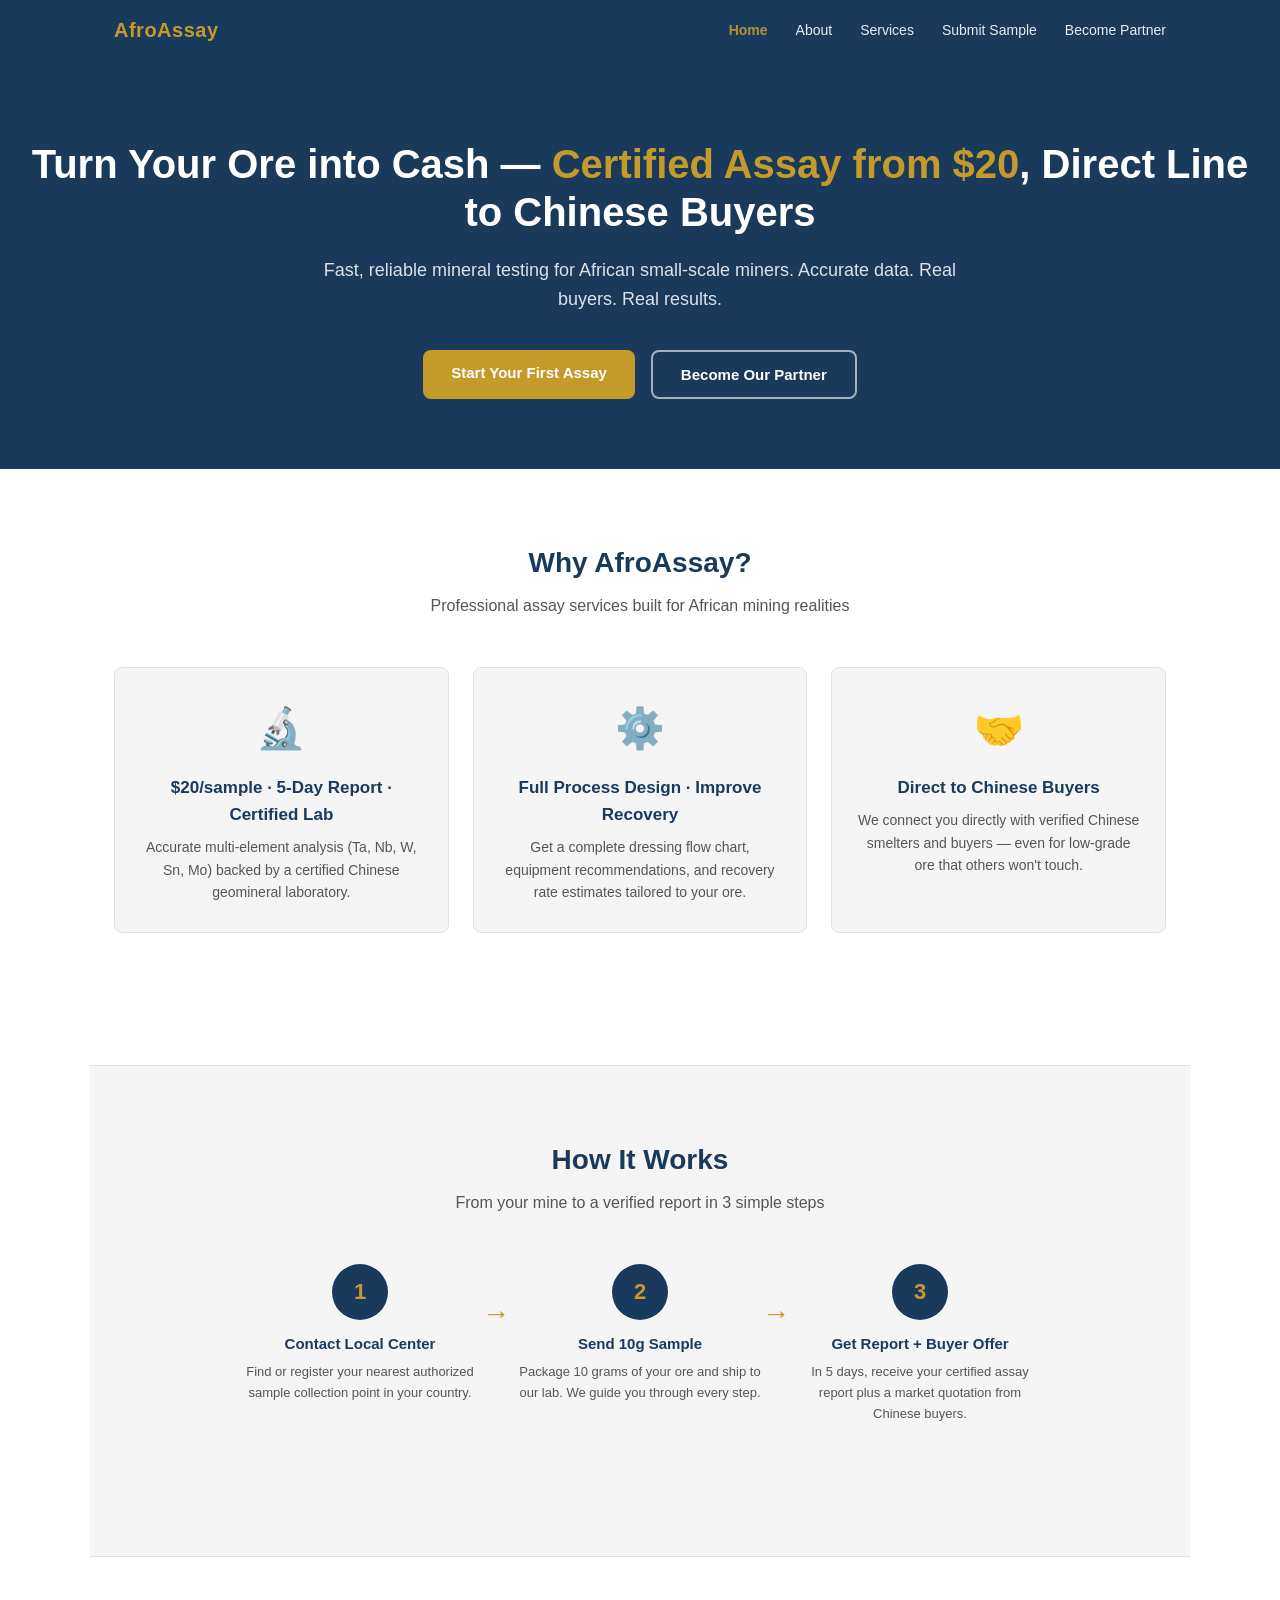
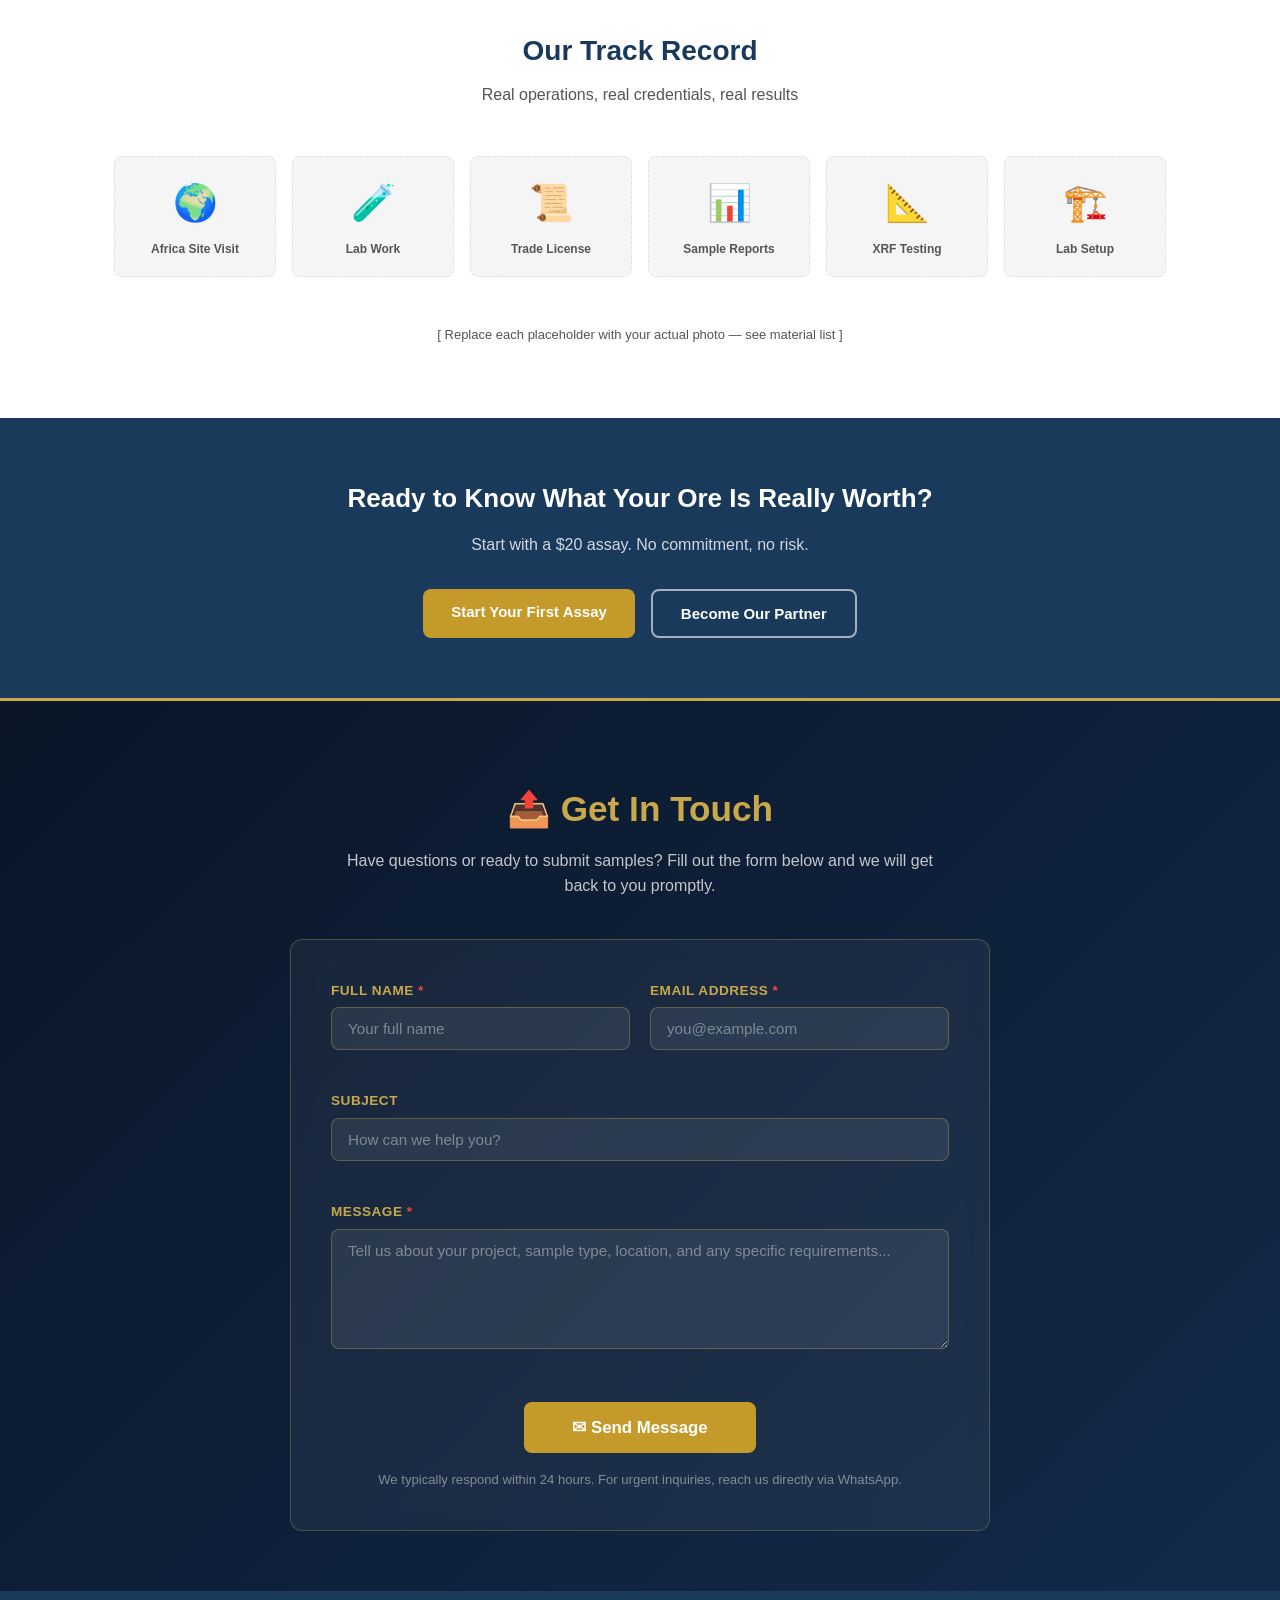
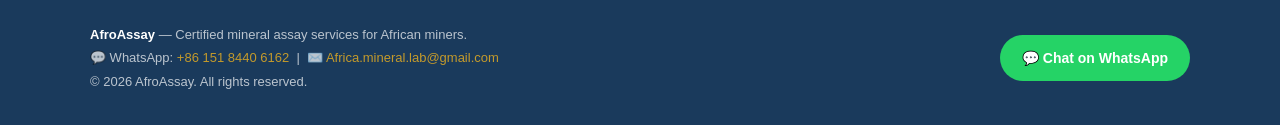
<file: index.html>
<!DOCTYPE html>
<html lang="en">
<head>
  <meta charset="UTF-8">
  <meta name="viewport" content="width=device-width, initial-scale=1.0">
  <title>Home | AfroAssay</title>
  <meta name="description" content="AfroAssay connects African miners to certified assay services from $20 per sample, with direct access to Chinese buyers for tantalum, tin, tungsten, and more.">
  <link rel="stylesheet" href="style.css">
</head>
<body>

<!-- Navigation -->
<nav class="navbar">
  <div class="nav-inner">
    <a href="index.html" class="nav-brand">AfroAssay</a>
    <input type="checkbox" id="menu-toggle" aria-label="Toggle menu">
    <label class="hamburger" for="menu-toggle" aria-label="Menu">
      <span></span><span></span><span></span>
    </label>
    <ul class="nav-links">
      <li><a href="index.html">Home</a></li>
      <li><a href="about.html">About</a></li>
      <li><a href="services.html">Services</a></li>
      <li><a href="submit.html">Submit Sample</a></li>
      <li><a href="partner.html">Become Partner</a></li>
    </ul>
  </div>
</nav>

<!-- Hero -->
<section class="hero">
  <h1>Turn Your Ore into Cash — <em>Certified Assay from $20</em>, Direct Line to Chinese Buyers</h1>
  <p class="sub">Fast, reliable mineral testing for African small-scale miners. Accurate data. Real buyers. Real results.</p>
  <div class="cta-buttons">
    <a href="submit.html" class="btn btn-primary">Start Your First Assay</a>
    <a href="partner.html" class="btn btn-outline">Become Our Partner</a>
  </div>
</section>

<!-- Value Cards -->
<section class="section">
  <h2 class="section-title">Why AfroAssay?</h2>
  <p class="section-sub">Professional assay services built for African mining realities</p>
  <div class="values-grid">
    <div class="value-card">
      <span class="value-icon">🔬</span>
      <h3>$20/sample · 5-Day Report · Certified Lab</h3>
      <p>Accurate multi-element analysis (Ta, Nb, W, Sn, Mo) backed by a certified Chinese geomineral laboratory.</p>
    </div>
    <div class="value-card">
      <span class="value-icon">⚙️</span>
      <h3>Full Process Design · Improve Recovery</h3>
      <p>Get a complete dressing flow chart, equipment recommendations, and recovery rate estimates tailored to your ore.</p>
    </div>
    <div class="value-card">
      <span class="value-icon">🤝</span>
      <h3>Direct to Chinese Buyers</h3>
      <p>We connect you directly with verified Chinese smelters and buyers — even for low-grade ore that others won't touch.</p>
    </div>
  </div>
</section>

<!-- 3-Step Process -->
<section class="section" style="background: var(--gray-bg); border-top: 1px solid var(--gray-mid); border-bottom: 1px solid var(--gray-mid);">
  <h2 class="section-title">How It Works</h2>
  <p class="section-sub">From your mine to a verified report in 3 simple steps</p>
  <div class="steps-row">
    <div class="step">
      <div class="step-num">1</div>
      <h4>Contact Local Center</h4>
      <p>Find or register your nearest authorized sample collection point in your country.</p>
    </div>
    <div class="step">
      <div class="step-num">2</div>
      <h4>Send 10g Sample</h4>
      <p>Package 10 grams of your ore and ship to our lab. We guide you through every step.</p>
    </div>
    <div class="step">
      <div class="step-num">3</div>
      <h4>Get Report + Buyer Offer</h4>
      <p>In 5 days, receive your certified assay report plus a market quotation from Chinese buyers.</p>
    </div>
  </div>
</section>

<!-- Trust Assets -->
<section class="section">
  <h2 class="section-title">Our Track Record</h2>
  <p class="section-sub">Real operations, real credentials, real results</p>
  <div class="trust-grid">
    <div class="trust-box" title="Africa Site Visit">
      <span class="placeholder-icon">🌍</span>
      <span class="placeholder-label">Africa Site Visit</span>
    </div>
    <div class="trust-box" title="Lab Work">
      <span class="placeholder-icon">🧪</span>
      <span class="placeholder-label">Lab Work</span>
    </div>
    <div class="trust-box" title="Trade License">
      <span class="placeholder-icon">📜</span>
      <span class="placeholder-label">Trade License</span>
    </div>
    <div class="trust-box" title="Sample Reports">
      <span class="placeholder-icon">📊</span>
      <span class="placeholder-label">Sample Reports</span>
    </div>
    <div class="trust-box" title="XRF Testing">
      <span class="placeholder-icon">📐</span>
      <span class="placeholder-label">XRF Testing</span>
    </div>
    <div class="trust-box" title="Lab Setup">
      <span class="placeholder-icon">🏗️</span>
      <span class="placeholder-label">Lab Setup</span>
    </div>
  </div>
  <p style="text-align:center; font-size:13px; color: var(--gray-text);">[ Replace each placeholder with your actual photo — see material list ]</p>
</section>

<!-- CTA Band -->
<div class="cta-band">
  <h2>Ready to Know What Your Ore Is Really Worth?</h2>
  <p>Start with a $20 assay. No commitment, no risk.</p>
  <div class="cta-buttons">
    <a href="submit.html" class="btn btn-primary">Start Your First Assay</a>
    <a href="partner.html" class="btn btn-outline">Become Our Partner</a>
  </div>
</div>

<!-- Footer -->
<!-- Contact Section -->
<section class="contact-section" id="contact">
  <div class="container">
    <h2 class="section-title">&#128228; Get In Touch</h2>
    <p class="section-subtitle">Have questions or ready to submit samples? Fill out the form below and we will get back to you promptly.</p>
    <form class="contact-form" action="https://api.web3forms.com/submit" method="POST">
      <input type="hidden" name="access_key" value="1c81a455-1aef-419f-8f8b-8a3730437741">
      <input type="hidden" name="from_name" value="AfroAssay Website">
      <input type="hidden" name="subject" value="New Inquiry from AfroAssay Website">
      <div class="form-grid">
        <div class="form-group">
          <label for="contact-name">Full Name <span class="required">*</span></label>
          <input type="text" id="contact-name" name="name" placeholder="Your full name" required>
        </div>
        <div class="form-group">
          <label for="contact-email">Email Address <span class="required">*</span></label>
          <input type="email" id="contact-email" name="email" placeholder="you@example.com" required>
        </div>
        <div class="form-group form-group-full">
          <label for="contact-subject">Subject</label>
          <input type="text" id="contact-subject" name="subject" placeholder="How can we help you?">
        </div>
        <div class="form-group form-group-full">
          <label for="contact-message">Message <span class="required">*</span></label>
          <textarea id="contact-message" name="message" rows="5" placeholder="Tell us about your project, sample type, location, and any specific requirements..." required></textarea>
        </div>
      </div>
      <div class="form-actions">
        <button type="submit" class="btn btn-primary btn-large">
          <span>&#9993;</span> Send Message
        </button>
        <p class="form-note">We typically respond within 24 hours. For urgent inquiries, reach us directly via WhatsApp.</p>
      </div>
    </form>
  </div>
</section>

  <footer>
  <div class="footer-inner">
    <div class="footer-info">
      <p><strong style="color:#fff;">AfroAssay</strong> — Certified mineral assay services for African miners.</p>
      <p>💬 WhatsApp: <a href="https://wa.me/8615184406162" target="_blank" rel="noopener">+86 151 8440 6162</a> &nbsp;|&nbsp; ✉️ <a href="mailto:Africa.mineral.lab@gmail.com">Africa.mineral.lab@gmail.com</a></p>
      <p>© 2026 AfroAssay. All rights reserved.</p>
    </div>
    <div class="footer-cta">
      <a href="https://wa.me/8615184406162" target="_blank" rel="noopener" class="wa-btn">💬 Chat on WhatsApp</a>
    </div>
  </div>
</footer>

<script src="main.js"></script>
</body>
</html>
</file>
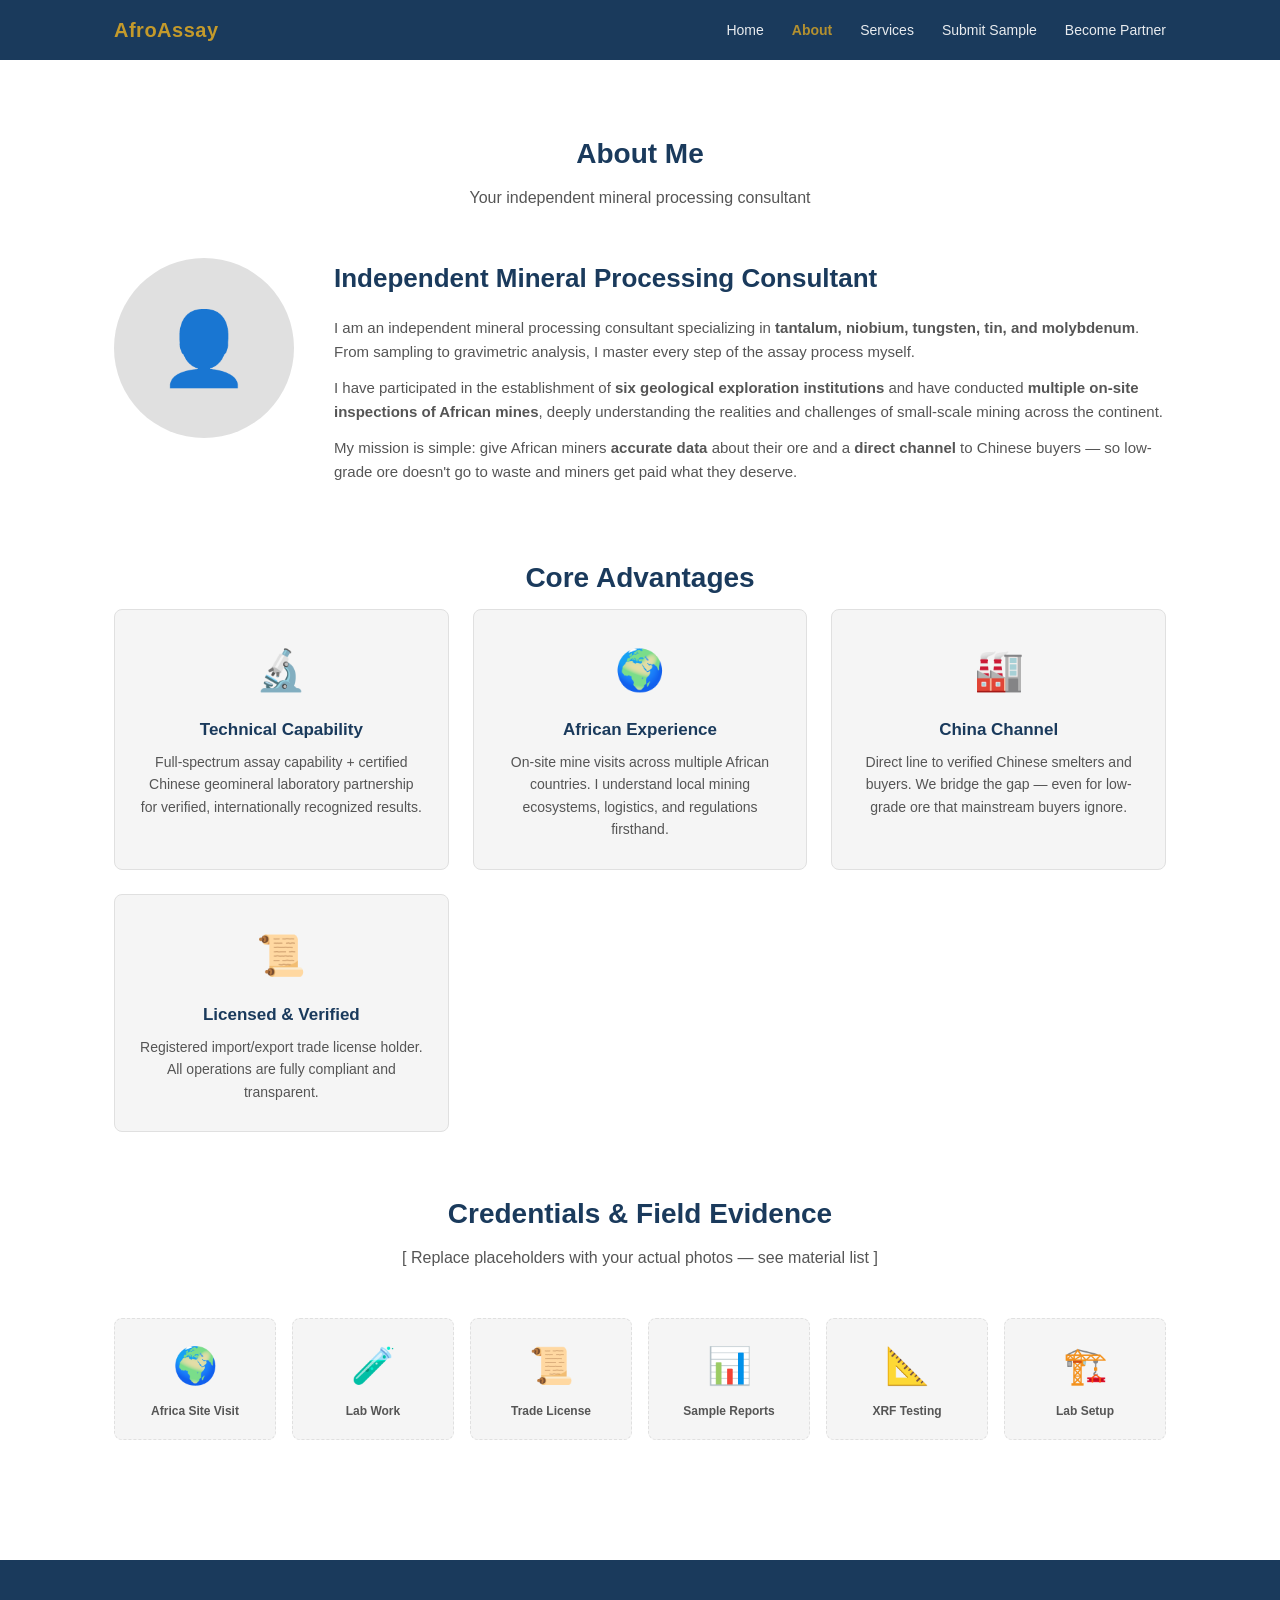
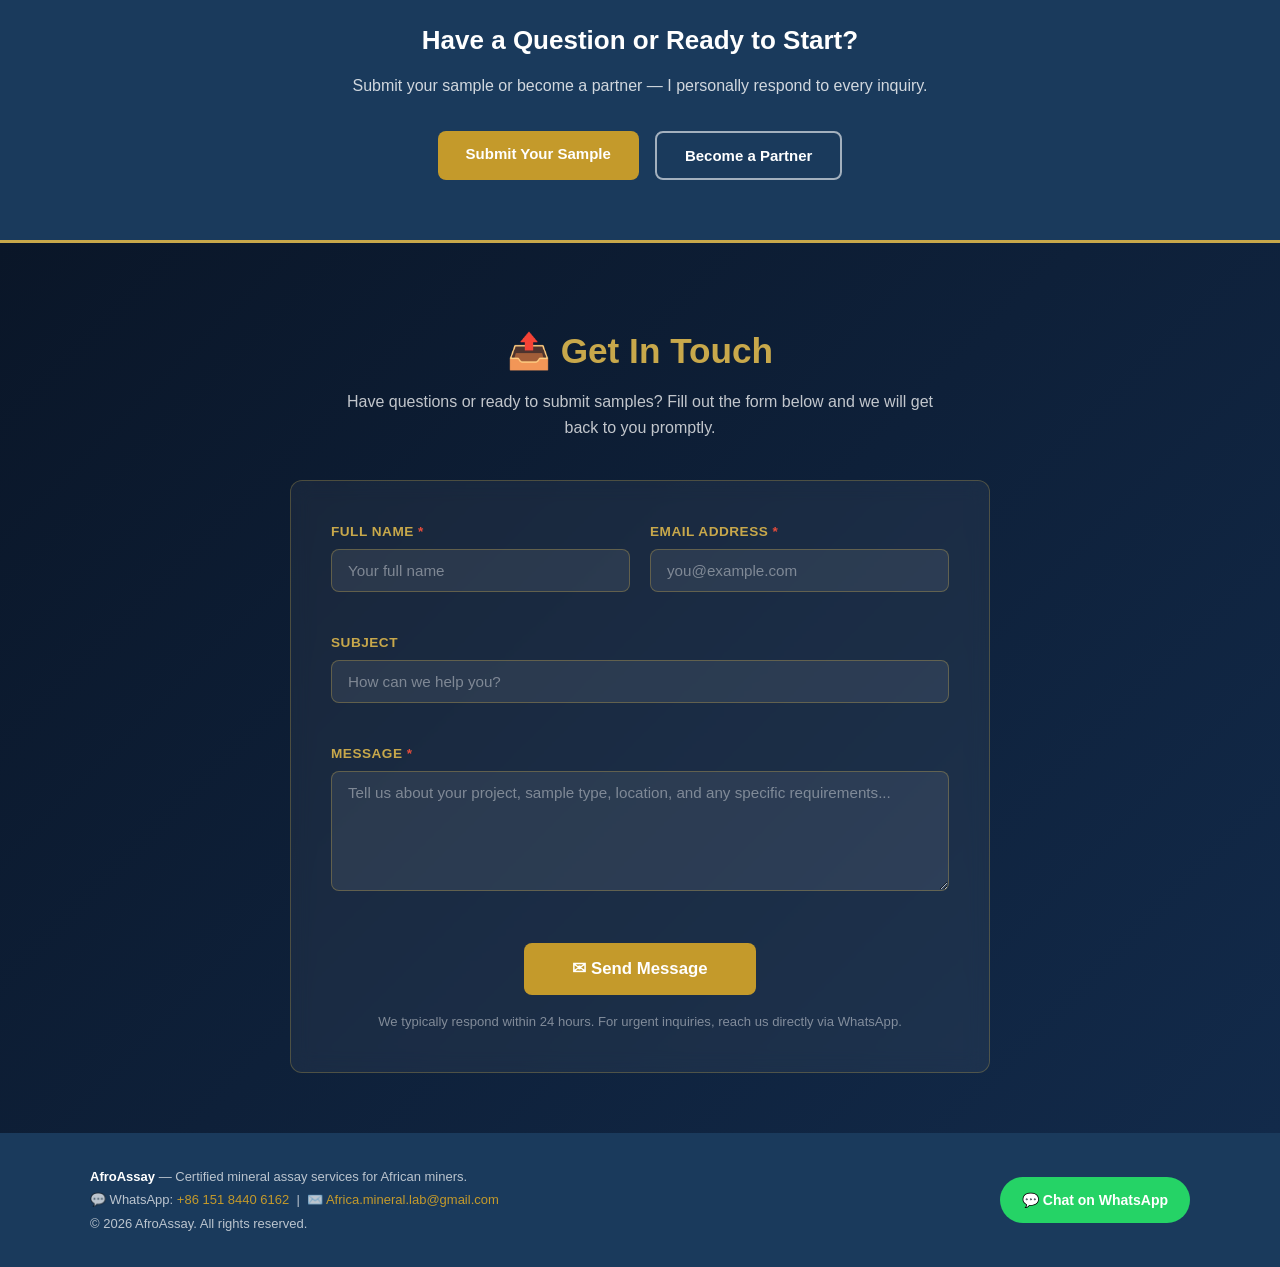
<file: about.html>
<!DOCTYPE html>
<html lang="en">
<head>
  <meta charset="UTF-8">
  <meta name="viewport" content="width=device-width, initial-scale=1.0">
  <title>About Me | AfroAssay</title>
  <meta name="description" content="Meet the independent mineral processing consultant behind AfroAssay — expert in tungsten, tin, tantalum, niobium and molybdenum, with on-the-ground experience across Africa.">
  <link rel="stylesheet" href="style.css">
</head>
<body>

<!-- Navigation -->
<nav class="navbar">
  <div class="nav-inner">
    <a href="index.html" class="nav-brand">AfroAssay</a>
    <input type="checkbox" id="menu-toggle">
    <label class="hamburger" for="menu-toggle" aria-label="Menu">
      <span></span><span></span><span></span>
    </label>
    <ul class="nav-links">
      <li><a href="index.html">Home</a></li>
      <li><a href="about.html">About</a></li>
      <li><a href="services.html">Services</a></li>
      <li><a href="submit.html">Submit Sample</a></li>
      <li><a href="partner.html">Become Partner</a></li>
    </ul>
  </div>
</nav>

<section class="section">
  <h2 class="section-title">About Me</h2>
  <p class="section-sub">Your independent mineral processing consultant</p>

  <div class="about-profile">
    <!-- Replace src with your actual photo -->
    <div class="avatar-placeholder" title="Profile Photo Placeholder">👤</div>
    <div class="about-text">
      <h2>Independent Mineral Processing Consultant</h2>
      <p>
        I am an independent mineral processing consultant specializing in <strong>tantalum, niobium, tungsten, tin, and molybdenum</strong>.
        From sampling to gravimetric analysis, I master every step of the assay process myself.
      </p>
      <p>
        I have participated in the establishment of <strong>six geological exploration institutions</strong> and have conducted
        <strong>multiple on-site inspections of African mines</strong>, deeply understanding the realities and challenges
        of small-scale mining across the continent.
      </p>
      <p>
        My mission is simple: give African miners <strong>accurate data</strong> about their ore and a <strong>direct channel</strong>
        to Chinese buyers — so low-grade ore doesn't go to waste and miners get paid what they deserve.
      </p>
    </div>
  </div>

  <!-- Core Advantages -->
  <h2 class="section-title" style="margin-top: 20px;">Core Advantages</h2>
  <div class="values-grid">
    <div class="value-card">
      <span class="value-icon">🔬</span>
      <h3>Technical Capability</h3>
      <p>Full-spectrum assay capability + certified Chinese geomineral laboratory partnership for verified, internationally recognized results.</p>
    </div>
    <div class="value-card">
      <span class="value-icon">🌍</span>
      <h3>African Experience</h3>
      <p>On-site mine visits across multiple African countries. I understand local mining ecosystems, logistics, and regulations firsthand.</p>
    </div>
    <div class="value-card">
      <span class="value-icon">🏭</span>
      <h3>China Channel</h3>
      <p>Direct line to verified Chinese smelters and buyers. We bridge the gap — even for low-grade ore that mainstream buyers ignore.</p>
    </div>
    <div class="value-card">
      <span class="value-icon">📜</span>
      <h3>Licensed & Verified</h3>
      <p>Registered import/export trade license holder. All operations are fully compliant and transparent.</p>
    </div>
  </div>

  <!-- Trust Assets -->
  <h2 class="section-title" style="margin-top: 20px;">Credentials & Field Evidence</h2>
  <p class="section-sub">[ Replace placeholders with your actual photos — see material list ]</p>
  <div class="trust-grid">
    <div class="trust-box"><span class="placeholder-icon">🌍</span><span class="placeholder-label">Africa Site Visit</span></div>
    <div class="trust-box"><span class="placeholder-icon">🧪</span><span class="placeholder-label">Lab Work</span></div>
    <div class="trust-box"><span class="placeholder-icon">📜</span><span class="placeholder-label">Trade License</span></div>
    <div class="trust-box"><span class="placeholder-icon">📊</span><span class="placeholder-label">Sample Reports</span></div>
    <div class="trust-box"><span class="placeholder-icon">📐</span><span class="placeholder-label">XRF Testing</span></div>
    <div class="trust-box"><span class="placeholder-icon">🏗️</span><span class="placeholder-label">Lab Setup</span></div>
  </div>
</section>

<div class="cta-band">
  <h2>Have a Question or Ready to Start?</h2>
  <p>Submit your sample or become a partner — I personally respond to every inquiry.</p>
  <div class="cta-buttons">
    <a href="submit.html" class="btn btn-primary">Submit Your Sample</a>
    <a href="partner.html" class="btn btn-outline">Become a Partner</a>
  </div>
</div>

<!-- Contact Section -->
<section class="contact-section" id="contact">
  <div class="container">
    <h2 class="section-title">&#128228; Get In Touch</h2>
    <p class="section-subtitle">Have questions or ready to submit samples? Fill out the form below and we will get back to you promptly.</p>
    <form class="contact-form" action="https://api.web3forms.com/submit" method="POST">
      <input type="hidden" name="access_key" value="1c81a455-1aef-419f-8f8b-8a3730437741">
      <input type="hidden" name="from_name" value="AfroAssay Website">
      <input type="hidden" name="subject" value="New Inquiry from AfroAssay Website">
      <div class="form-grid">
        <div class="form-group">
          <label for="contact-name">Full Name <span class="required">*</span></label>
          <input type="text" id="contact-name" name="name" placeholder="Your full name" required>
        </div>
        <div class="form-group">
          <label for="contact-email">Email Address <span class="required">*</span></label>
          <input type="email" id="contact-email" name="email" placeholder="you@example.com" required>
        </div>
        <div class="form-group form-group-full">
          <label for="contact-subject">Subject</label>
          <input type="text" id="contact-subject" name="subject" placeholder="How can we help you?">
        </div>
        <div class="form-group form-group-full">
          <label for="contact-message">Message <span class="required">*</span></label>
          <textarea id="contact-message" name="message" rows="5" placeholder="Tell us about your project, sample type, location, and any specific requirements..." required></textarea>
        </div>
      </div>
      <div class="form-actions">
        <button type="submit" class="btn btn-primary btn-large">
          <span>&#9993;</span> Send Message
        </button>
        <p class="form-note">We typically respond within 24 hours. For urgent inquiries, reach us directly via WhatsApp.</p>
      </div>
    </form>
  </div>
</section>

  <footer>
  <div class="footer-inner">
    <div class="footer-info">
      <p><strong style="color:#fff;">AfroAssay</strong> — Certified mineral assay services for African miners.</p>
      <p>💬 WhatsApp: <a href="https://wa.me/8615184406162" target="_blank" rel="noopener">+86 151 8440 6162</a> &nbsp;|&nbsp; ✉️ <a href="mailto:Africa.mineral.lab@gmail.com">Africa.mineral.lab@gmail.com</a></p>
      <p>© 2026 AfroAssay. All rights reserved.</p>
    </div>
    <div class="footer-cta">
      <a href="https://wa.me/8615184406162" target="_blank" rel="noopener" class="wa-btn">💬 Chat on WhatsApp</a>
    </div>
  </div>
</footer>

<script src="main.js"></script>
</body>
</html>
</file>
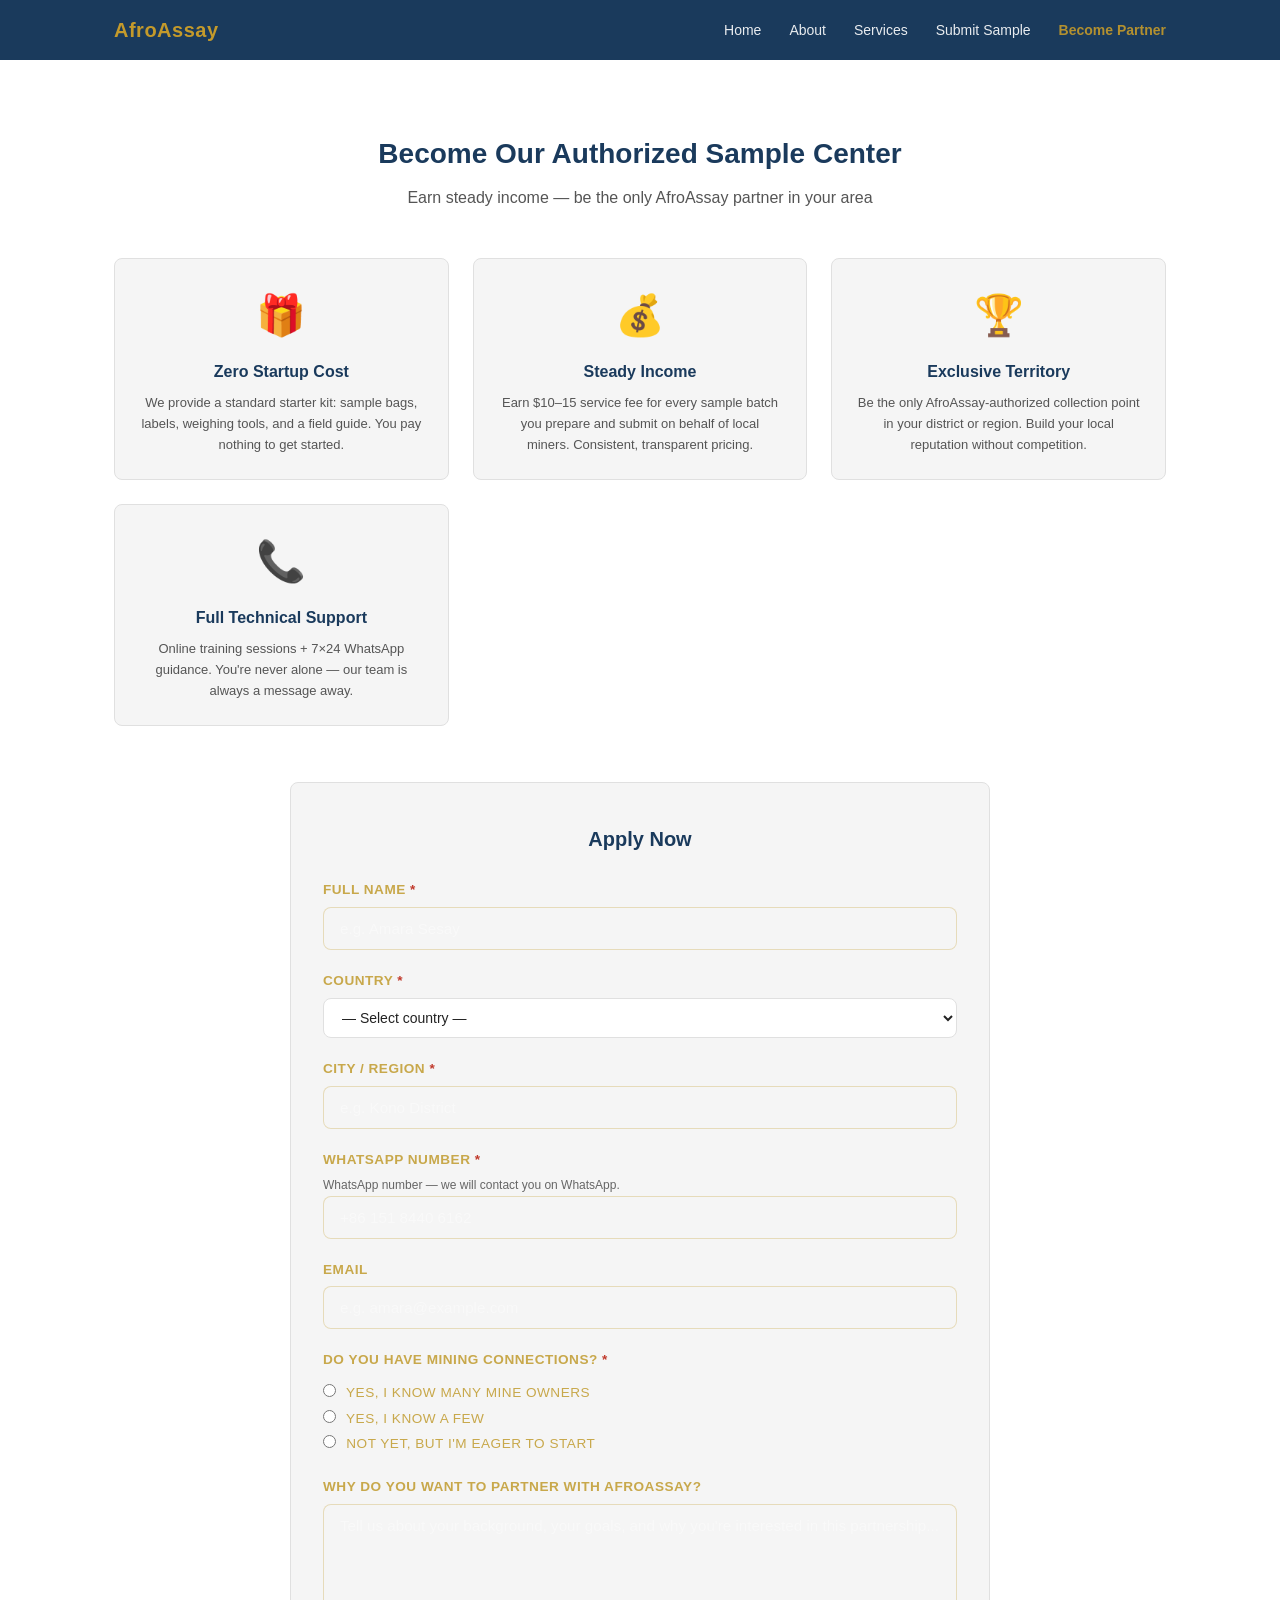
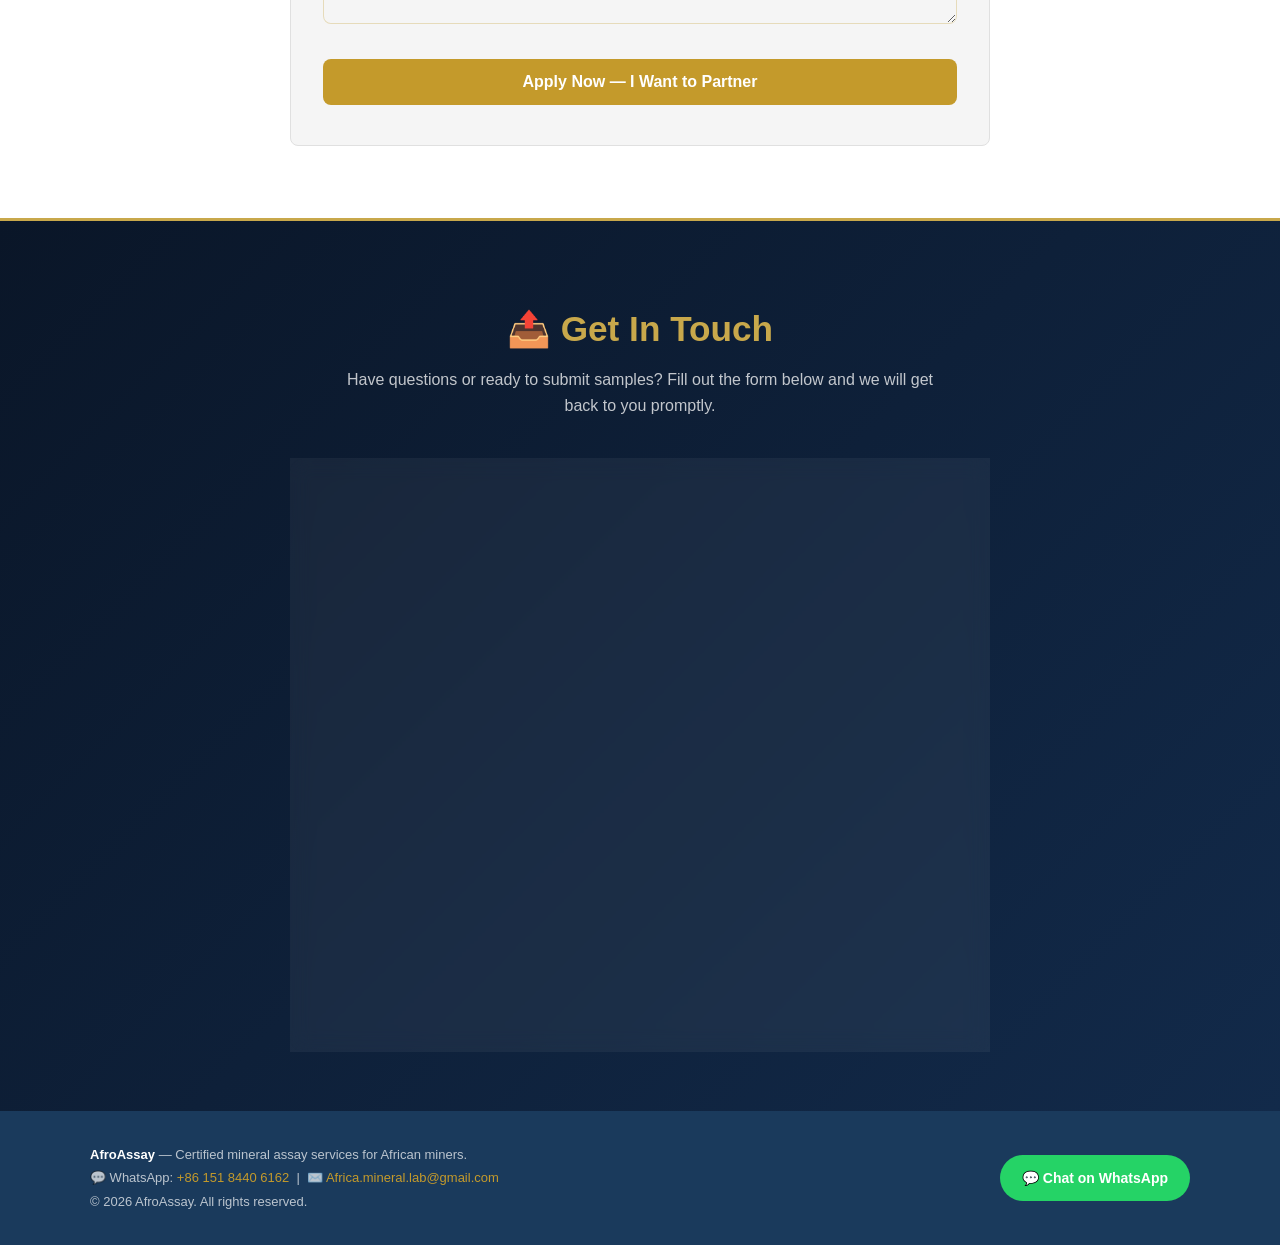
<file: partner.html>
<!DOCTYPE html>
<html lang="en">
<head>
  <meta charset="UTF-8">
  <meta name="viewport" content="width=device-width, initial-scale=1.0">
  <title>Become a Partner | AfroAssay</title>
  <meta name="description" content="Become AfroAssay's authorized sample collection partner in your region. Zero startup cost, steady income, exclusive territory, and full technical support.">
  <link rel="stylesheet" href="style.css">
</head>
<body>

<nav class="navbar">
  <div class="nav-inner">
    <a href="index.html" class="nav-brand">AfroAssay</a>
    <input type="checkbox" id="menu-toggle">
    <label class="hamburger" for="menu-toggle" aria-label="Menu">
      <span></span><span></span><span></span>
    </label>
    <ul class="nav-links">
      <li><a href="index.html">Home</a></li>
      <li><a href="about.html">About</a></li>
      <li><a href="services.html">Services</a></li>
      <li><a href="submit.html">Submit Sample</a></li>
      <li><a href="partner.html">Become Partner</a></li>
    </ul>
  </div>
</nav>

<section class="section">
  <h2 class="section-title">Become Our Authorized Sample Center</h2>
  <p class="section-sub">Earn steady income — be the only AfroAssay partner in your area</p>

  <!-- Benefits Grid -->
  <div class="values-grid" style="margin-bottom: 56px;">
    <div class="benefit-card">
      <span class="b-icon">🎁</span>
      <h3>Zero Startup Cost</h3>
      <p>We provide a standard starter kit: sample bags, labels, weighing tools, and a field guide. You pay nothing to get started.</p>
    </div>
    <div class="benefit-card">
      <span class="b-icon">💰</span>
      <h3>Steady Income</h3>
      <p>Earn $10–15 service fee for every sample batch you prepare and submit on behalf of local miners. Consistent, transparent pricing.</p>
    </div>
    <div class="benefit-card">
      <span class="b-icon">🏆</span>
      <h3>Exclusive Territory</h3>
      <p>Be the only AfroAssay-authorized collection point in your district or region. Build your local reputation without competition.</p>
    </div>
    <div class="benefit-card">
      <span class="b-icon">📞</span>
      <h3>Full Technical Support</h3>
      <p>Online training sessions + 7×24 WhatsApp guidance. You're never alone — our team is always a message away.</p>
    </div>
  </div>

  <!-- Partner Form -->
  <div class="form-wrap">
    <h3 style="font-size:20px; font-weight:700; color:var(--blue); margin-bottom:24px; text-align:center;">Apply Now</h3>
    <form
      name="partner-application"
      method="POST"
      action="/thank-you.html"
      data-netlify="true"
      netlify-honeypot="bot-field2"
    >
      <input type="hidden" name="form-name" value="partner-application">

      <!-- Honeypot -->
      <p style="display:none;">
        <label>Don't fill this out: <input name="bot-field2"></label>
      </p>

      <div class="form-group">
        <label for="p-name">Full Name <span class="req">*</span></label>
        <input type="text" id="p-name" name="full-name" required placeholder="e.g. Amara Sesay">
      </div>

      <div class="form-group">
        <label for="p-country">Country <span class="req">*</span></label>
        <select id="p-country" name="country" required>
          <option value="">— Select country —</option>
          <option>Sierra Leone</option>
          <option>Uganda</option>
          <option>Nigeria</option>
          <option>DRC</option>
          <option>Rwanda</option>
          <option>Namibia</option>
          <option>Tanzania</option>
          <option>Mozambique</option>
          <option>Burundi</option>
          <option>Ethiopia</option>
          <option>Other</option>
        </select>
      </div>

      <div class="form-group">
        <label for="p-city">City / Region <span class="req">*</span></label>
        <input type="text" id="p-city" name="city-region" required placeholder="e.g. Kono District">
      </div>

      <div class="form-group">
        <label for="p-whatsapp">WhatsApp Number <span class="req">*</span></label>
        <small style="display:block;color:#666;font-size:12px;margin-top:4px;">WhatsApp number — we will contact you on WhatsApp.</small>
        <input type="tel" id="p-whatsapp" name="whatsapp" required placeholder="+86 151 8440 6162" pattern="[+0-9 ]{8,20}">
      </div>

      <div class="form-group">
        <label for="p-email">Email</label>
        <input type="email" id="p-email" name="email" placeholder="e.g. amara@example.com">
      </div>

      <div class="form-group radio-group">
        <label>Do you have mining connections? <span class="req">*</span></label>
        <div style="margin-top:8px;">
          <label class="radio-label"><input type="radio" name="mining-connections" value="Yes, I know many mine owners" required> Yes, I know many mine owners</label><br>
          <label class="radio-label"><input type="radio" name="mining-connections" value="Yes, I know a few"> Yes, I know a few</label><br>
          <label class="radio-label"><input type="radio" name="mining-connections" value="Not yet, but I'm eager to start"> Not yet, but I'm eager to start</label>
        </div>
      </div>

      <div class="form-group">
        <label for="p-why">Why do you want to partner with AfroAssay?</label>
        <textarea id="p-why" name="motivation" placeholder="Tell us about your background, your goals, and why you're interested in this partnership..."></textarea>
      </div>

      <button type="submit" class="btn-submit">Apply Now — I Want to Partner</button>
    </form>
  </div>
</section>

<!-- Contact Section -->
<section class="contact-section" id="contact">
  <div class="container">
    <h2 class="section-title">&#128228; Get In Touch</h2>
    <p class="section-subtitle">Have questions or ready to submit samples? Fill out the form below and we will get back to you promptly.</p>
    <form class="contact-form" action="https://api.web3forms.com/submit" method="POST">
      <input type="hidden" name="access_key" value="1c81a455-1aef-419f-8f8b-8a3730437741">
      <input type="hidden" name="from_name" value="AfroAssay Website">
      <input type="hidden" name="subject" value="New Inquiry from AfroAssay Website">
      <div class="form-grid">
        <div class="form-group">
          <label for="contact-name">Full Name <span class="required">*</span></label>
          <input type="text" id="contact-name" name="name" placeholder="Your full name" required>
        </div>
        <div class="form-group">
          <label for="contact-email">Email Address <span class="required">*</span></label>
          <input type="email" id="contact-email" name="email" placeholder="you@example.com" required>
        </div>
        <div class="form-group form-group-full">
          <label for="contact-subject">Subject</label>
          <input type="text" id="contact-subject" name="subject" placeholder="How can we help you?">
        </div>
        <div class="form-group form-group-full">
          <label for="contact-message">Message <span class="required">*</span></label>
          <textarea id="contact-message" name="message" rows="5" placeholder="Tell us about your project, sample type, location, and any specific requirements..." required></textarea>
        </div>
      </div>
      <div class="form-actions">
        <button type="submit" class="btn btn-primary btn-large">
          <span>&#9993;</span> Send Message
        </button>
        <p class="form-note">We typically respond within 24 hours. For urgent inquiries, reach us directly via WhatsApp.</p>
      </div>
    </form>
  </div>
</section>

  <footer>
  <div class="footer-inner">
    <div class="footer-info">
      <p><strong style="color:#fff;">AfroAssay</strong> — Certified mineral assay services for African miners.</p>
      <p>💬 WhatsApp: <a href="https://wa.me/8615184406162" target="_blank" rel="noopener">+86 151 8440 6162</a> &nbsp;|&nbsp; ✉️ <a href="mailto:Africa.mineral.lab@gmail.com">Africa.mineral.lab@gmail.com</a></p>
      <p>© 2026 AfroAssay. All rights reserved.</p>
    </div>
    <div class="footer-cta">
      <a href="https://wa.me/8615184406162" target="_blank" rel="noopener" class="wa-btn">💬 Chat on WhatsApp</a>
    </div>
  </div>
</footer>

<script src="main.js"></script>
</body>
</html>
</file>
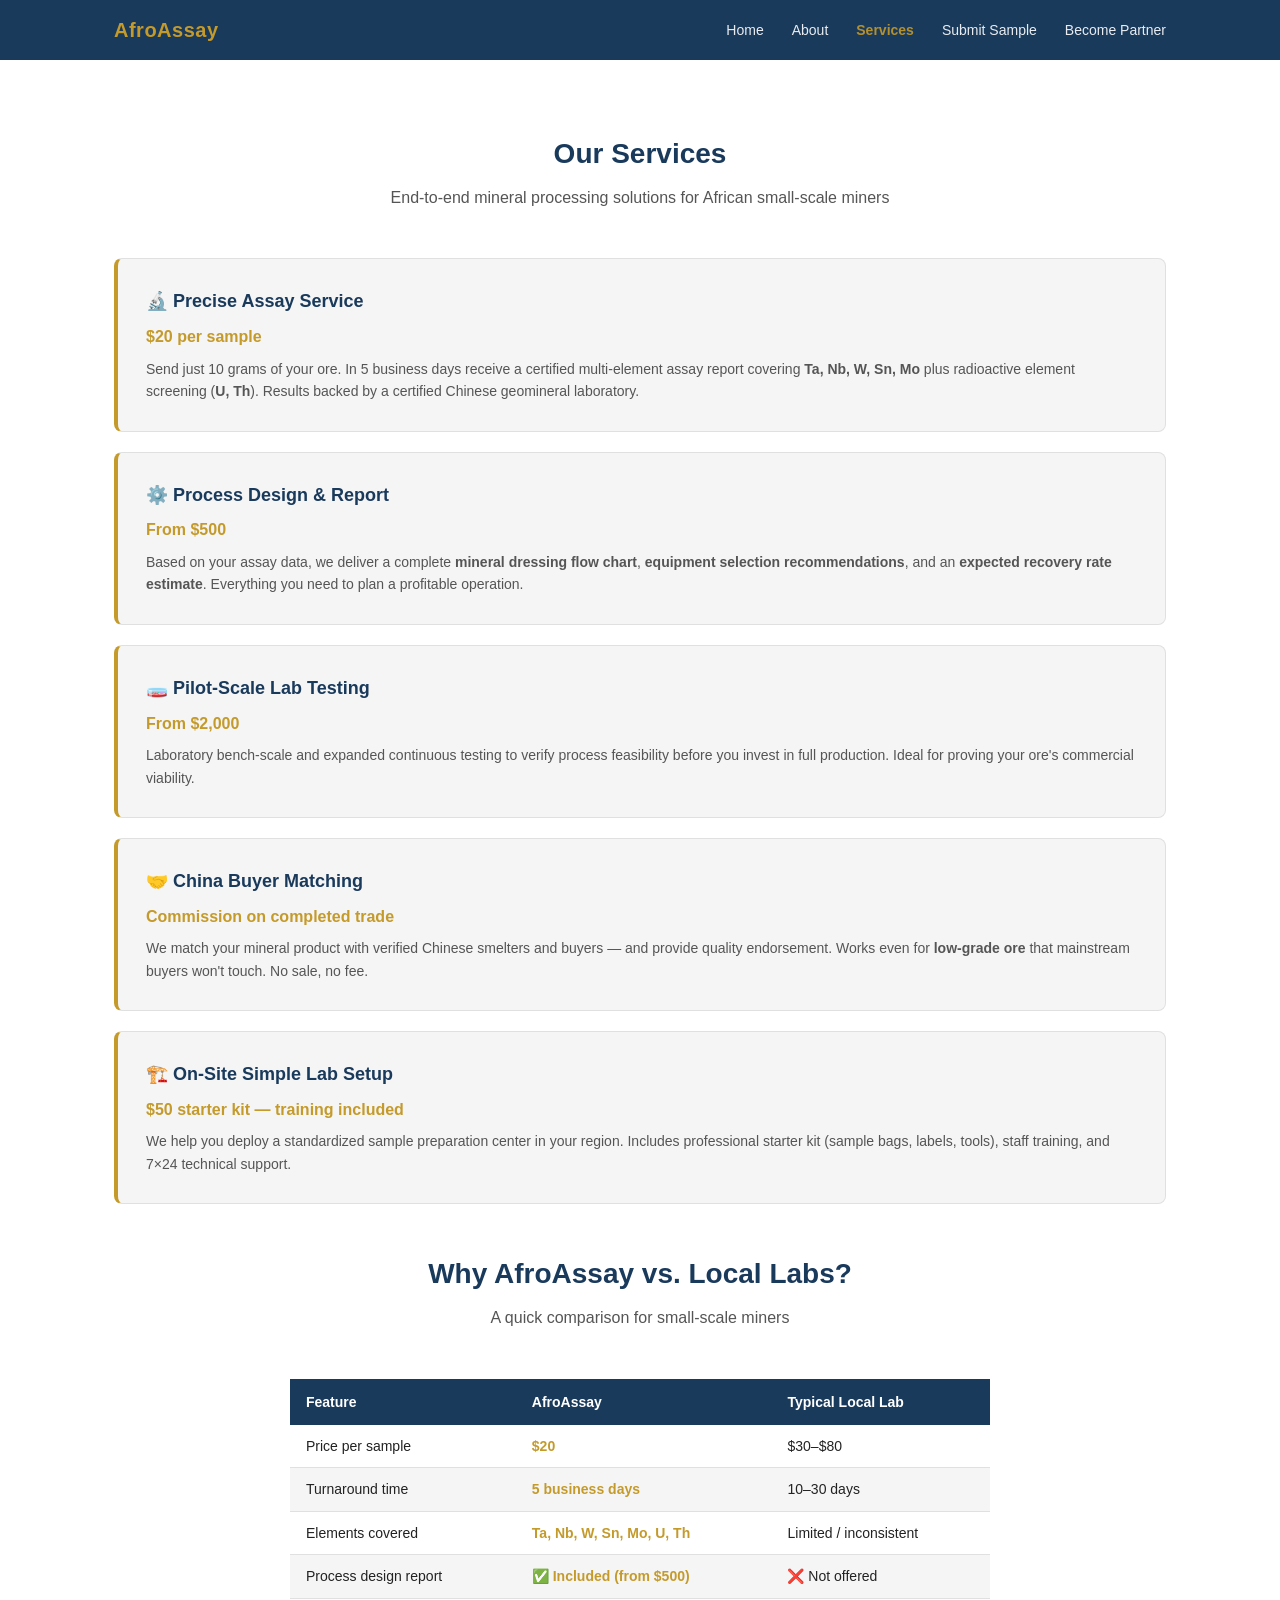
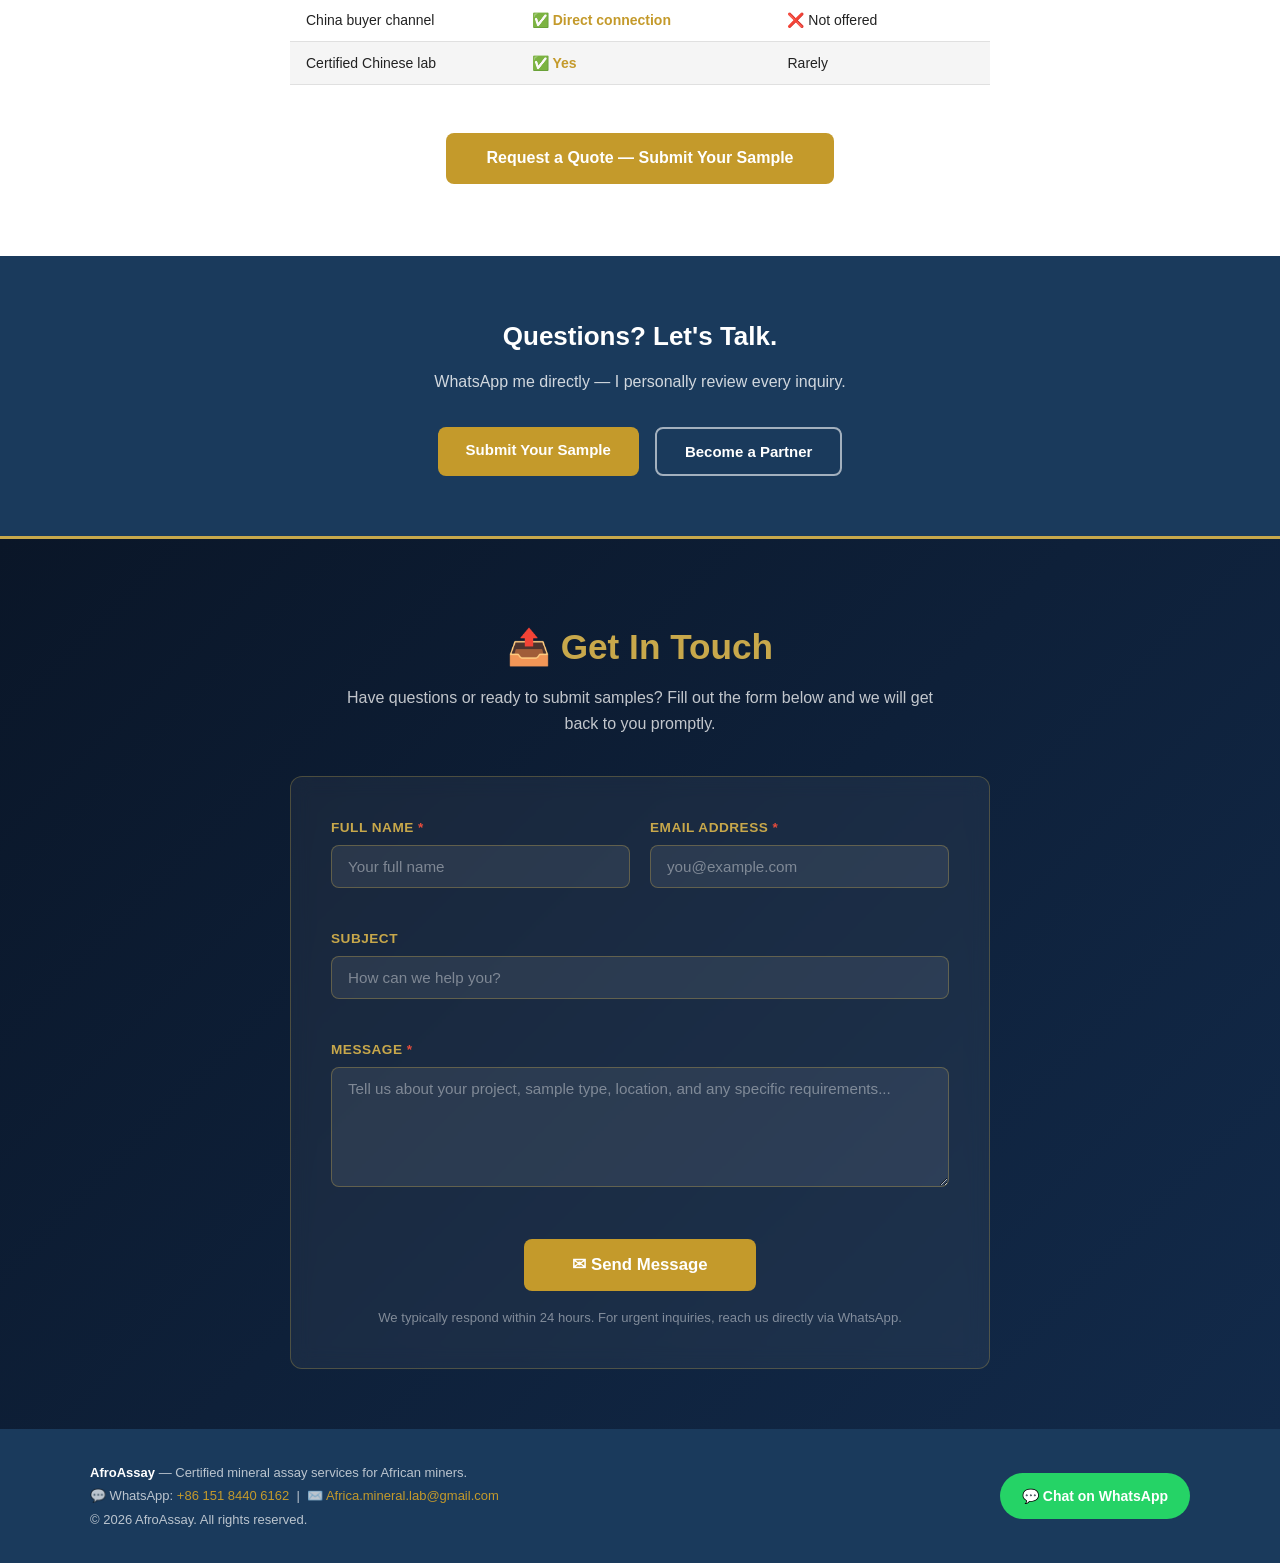
<file: services.html>
<!DOCTYPE html>
<html lang="en">
<head>
  <meta charset="UTF-8">
  <meta name="viewport" content="width=device-width, initial-scale=1.0">
  <title>Our Services | AfroAssay</title>
  <meta name="description" content="AfroAssay services for African miners: $20 certified assay, process design from $500, pilot testing, China buyer matching, and on-site lab setup support.">
  <link rel="stylesheet" href="style.css">
</head>
<body>

<nav class="navbar">
  <div class="nav-inner">
    <a href="index.html" class="nav-brand">AfroAssay</a>
    <input type="checkbox" id="menu-toggle">
    <label class="hamburger" for="menu-toggle" aria-label="Menu">
      <span></span><span></span><span></span>
    </label>
    <ul class="nav-links">
      <li><a href="index.html">Home</a></li>
      <li><a href="about.html">About</a></li>
      <li><a href="services.html">Services</a></li>
      <li><a href="submit.html">Submit Sample</a></li>
      <li><a href="partner.html">Become Partner</a></li>
    </ul>
  </div>
</nav>

<section class="section">
  <h2 class="section-title">Our Services</h2>
  <p class="section-sub">End-to-end mineral processing solutions for African small-scale miners</p>

  <div class="svc-card">
    <h3>🔬 Precise Assay Service</h3>
    <p class="price">$20 per sample</p>
    <p>
      Send just 10 grams of your ore. In 5 business days receive a certified multi-element assay report covering
      <strong>Ta, Nb, W, Sn, Mo</strong> plus radioactive element screening (<strong>U, Th</strong>).
      Results backed by a certified Chinese geomineral laboratory.
    </p>
  </div>

  <div class="svc-card">
    <h3>⚙️ Process Design & Report</h3>
    <p class="price">From $500</p>
    <p>
      Based on your assay data, we deliver a complete <strong>mineral dressing flow chart</strong>,
      <strong>equipment selection recommendations</strong>, and an <strong>expected recovery rate estimate</strong>.
      Everything you need to plan a profitable operation.
    </p>
  </div>

  <div class="svc-card">
    <h3>🧫 Pilot-Scale Lab Testing</h3>
    <p class="price">From $2,000</p>
    <p>
      Laboratory bench-scale and expanded continuous testing to verify process feasibility before you invest in full production.
      Ideal for proving your ore's commercial viability.
    </p>
  </div>

  <div class="svc-card">
    <h3>🤝 China Buyer Matching</h3>
    <p class="price">Commission on completed trade</p>
    <p>
      We match your mineral product with verified Chinese smelters and buyers — and provide quality endorsement.
      Works even for <strong>low-grade ore</strong> that mainstream buyers won't touch. No sale, no fee.
    </p>
  </div>

  <div class="svc-card">
    <h3>🏗️ On-Site Simple Lab Setup</h3>
    <p class="price">$50 starter kit — training included</p>
    <p>
      We help you deploy a standardized sample preparation center in your region. Includes professional starter kit
      (sample bags, labels, tools), staff training, and 7×24 technical support.
    </p>
  </div>

  <!-- Price Comparison -->
  <h2 class="section-title" style="margin-top: 48px;">Why AfroAssay vs. Local Labs?</h2>
  <p class="section-sub">A quick comparison for small-scale miners</p>
  <table class="compare-table">
    <thead>
      <tr>
        <th>Feature</th>
        <th>AfroAssay</th>
        <th>Typical Local Lab</th>
      </tr>
    </thead>
    <tbody>
      <tr>
        <td>Price per sample</td>
        <td class="highlight">$20</td>
        <td>$30–$80</td>
      </tr>
      <tr>
        <td>Turnaround time</td>
        <td class="highlight">5 business days</td>
        <td>10–30 days</td>
      </tr>
      <tr>
        <td>Elements covered</td>
        <td class="highlight">Ta, Nb, W, Sn, Mo, U, Th</td>
        <td>Limited / inconsistent</td>
      </tr>
      <tr>
        <td>Process design report</td>
        <td class="highlight">✅ Included (from $500)</td>
        <td>❌ Not offered</td>
      </tr>
      <tr>
        <td>China buyer channel</td>
        <td class="highlight">✅ Direct connection</td>
        <td>❌ Not offered</td>
      </tr>
      <tr>
        <td>Certified Chinese lab</td>
        <td class="highlight">✅ Yes</td>
        <td>Rarely</td>
      </tr>
    </tbody>
  </table>

  <div style="text-align:center; margin-top: 40px;">
    <a href="submit.html" class="btn btn-primary" style="padding:14px 40px; font-size:16px;">Request a Quote — Submit Your Sample</a>
  </div>
</section>

<div class="cta-band">
  <h2>Questions? Let's Talk.</h2>
  <p>WhatsApp me directly — I personally review every inquiry.</p>
  <div class="cta-buttons">
    <a href="submit.html" class="btn btn-primary">Submit Your Sample</a>
    <a href="partner.html" class="btn btn-outline">Become a Partner</a>
  </div>
</div>

<!-- Contact Section -->
<section class="contact-section" id="contact">
  <div class="container">
    <h2 class="section-title">&#128228; Get In Touch</h2>
    <p class="section-subtitle">Have questions or ready to submit samples? Fill out the form below and we will get back to you promptly.</p>
    <form class="contact-form" action="https://api.web3forms.com/submit" method="POST">
      <input type="hidden" name="access_key" value="1c81a455-1aef-419f-8f8b-8a3730437741">
      <input type="hidden" name="from_name" value="AfroAssay Website">
      <input type="hidden" name="subject" value="New Inquiry from AfroAssay Website">
      <div class="form-grid">
        <div class="form-group">
          <label for="contact-name">Full Name <span class="required">*</span></label>
          <input type="text" id="contact-name" name="name" placeholder="Your full name" required>
        </div>
        <div class="form-group">
          <label for="contact-email">Email Address <span class="required">*</span></label>
          <input type="email" id="contact-email" name="email" placeholder="you@example.com" required>
        </div>
        <div class="form-group form-group-full">
          <label for="contact-subject">Subject</label>
          <input type="text" id="contact-subject" name="subject" placeholder="How can we help you?">
        </div>
        <div class="form-group form-group-full">
          <label for="contact-message">Message <span class="required">*</span></label>
          <textarea id="contact-message" name="message" rows="5" placeholder="Tell us about your project, sample type, location, and any specific requirements..." required></textarea>
        </div>
      </div>
      <div class="form-actions">
        <button type="submit" class="btn btn-primary btn-large">
          <span>&#9993;</span> Send Message
        </button>
        <p class="form-note">We typically respond within 24 hours. For urgent inquiries, reach us directly via WhatsApp.</p>
      </div>
    </form>
  </div>
</section>

  <footer>
  <div class="footer-inner">
    <div class="footer-info">
      <p><strong style="color:#fff;">AfroAssay</strong> — Certified mineral assay services for African miners.</p>
      <p>💬 WhatsApp: <a href="https://wa.me/8615184406162" target="_blank" rel="noopener">+86 151 8440 6162</a> &nbsp;|&nbsp; ✉️ <a href="mailto:Africa.mineral.lab@gmail.com">Africa.mineral.lab@gmail.com</a></p>
      <p>© 2026 AfroAssay. All rights reserved.</p>
    </div>
    <div class="footer-cta">
      <a href="https://wa.me/8615184406162" target="_blank" rel="noopener" class="wa-btn">💬 Chat on WhatsApp</a>
    </div>
  </div>
</footer>

<script src="main.js"></script>
</body>
</html>
</file>
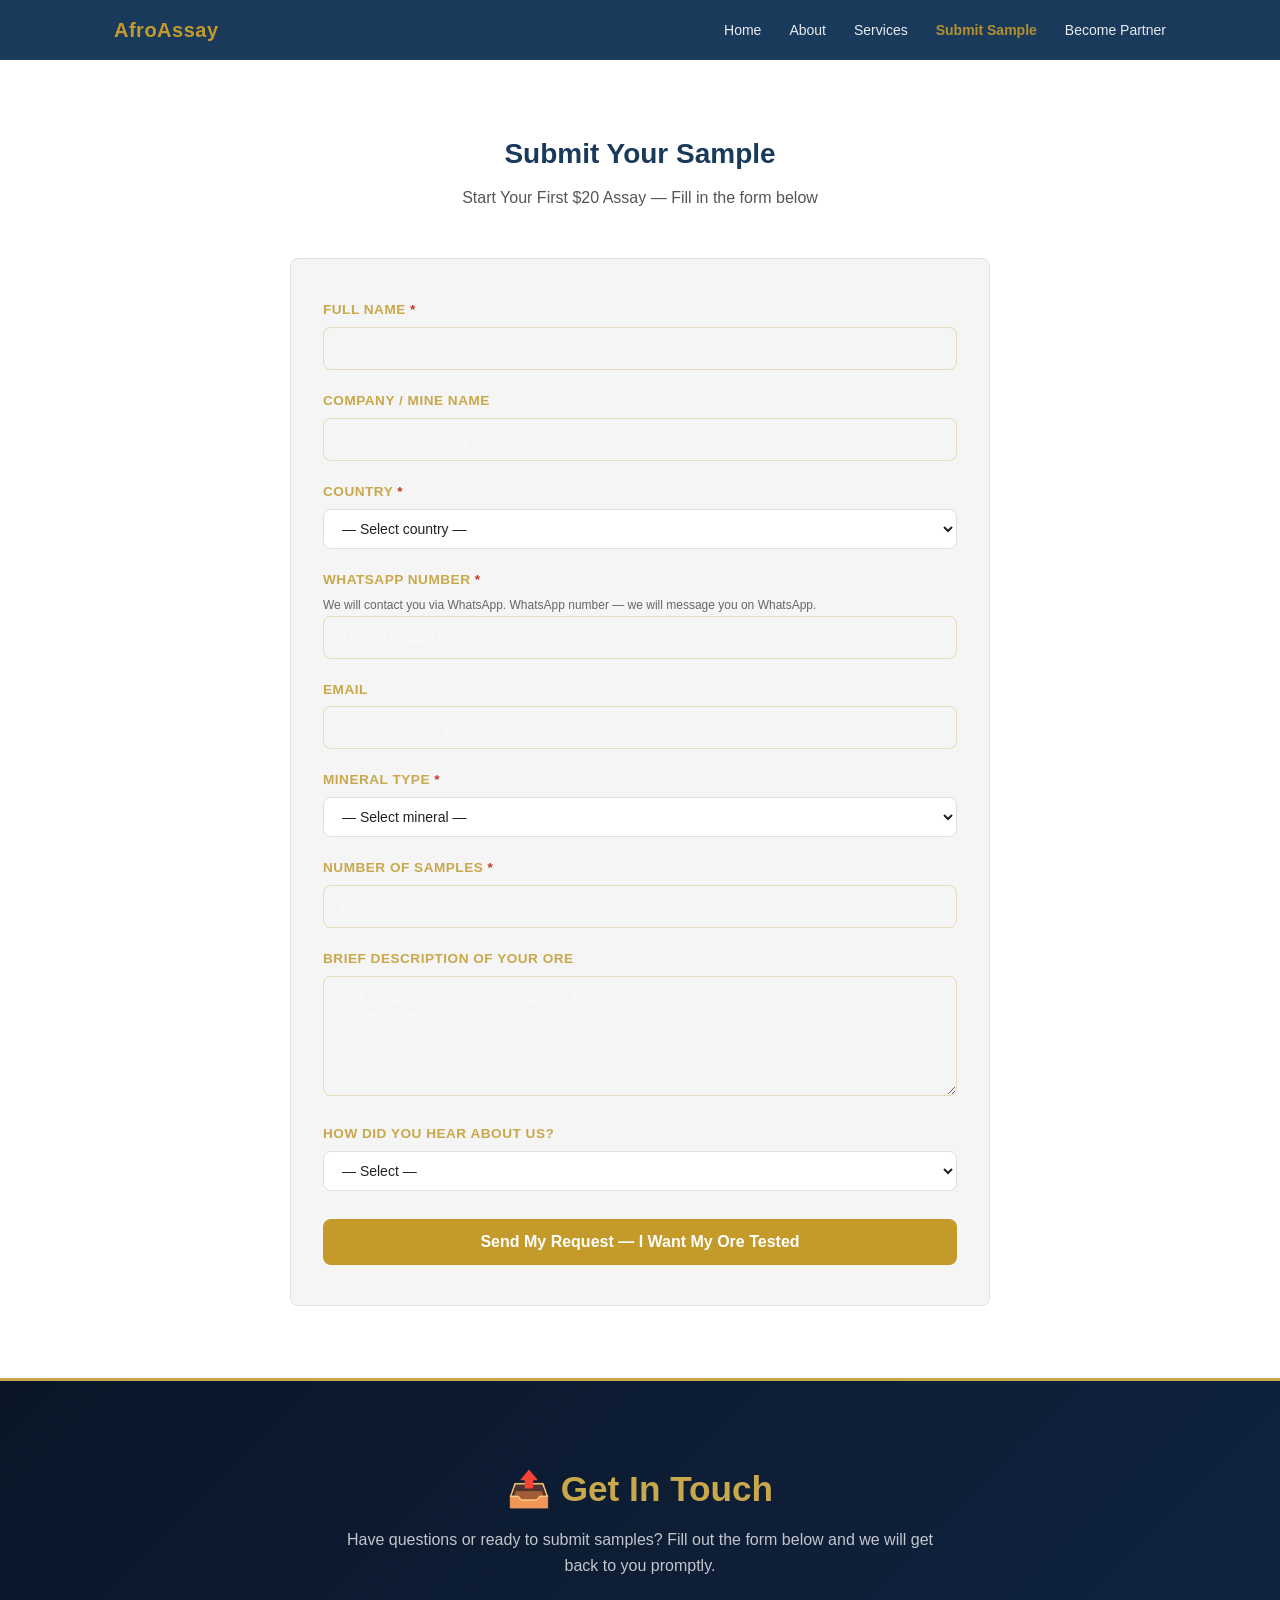
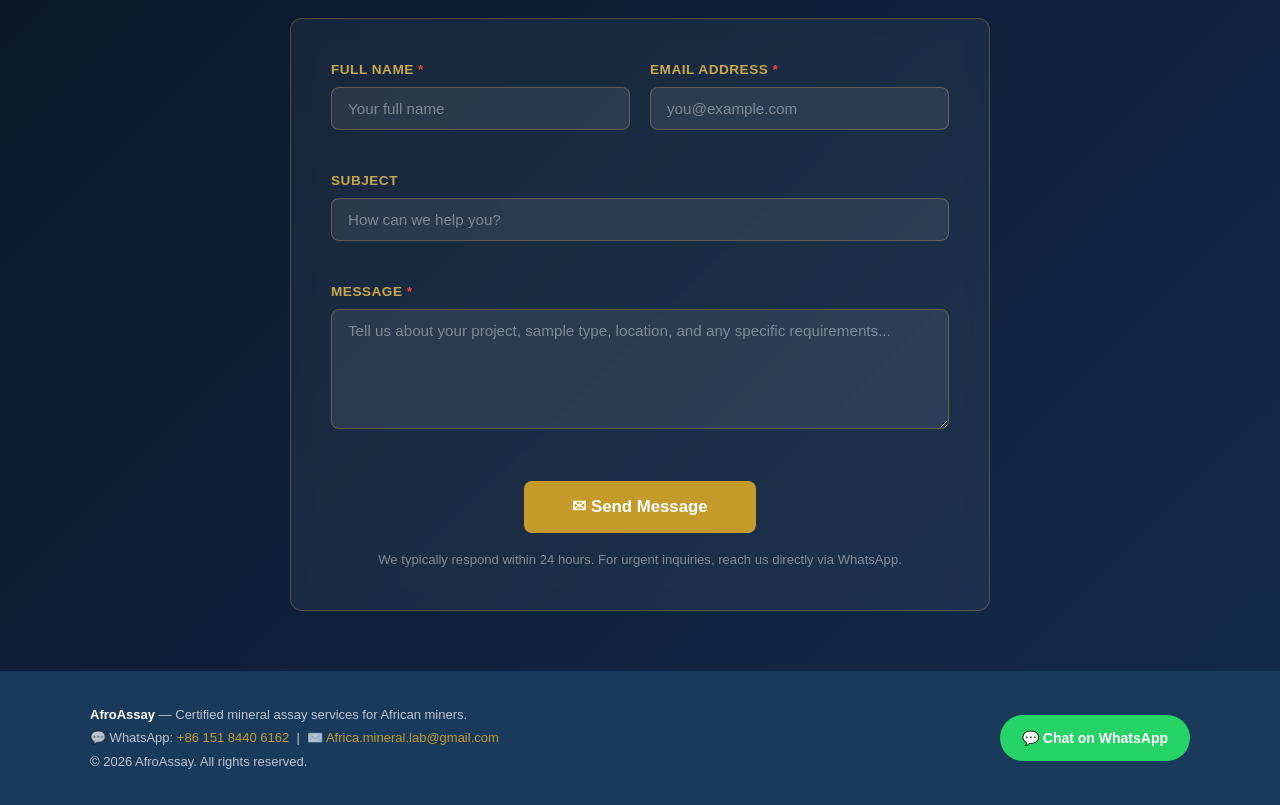
<file: submit.html>
<!DOCTYPE html>
<html lang="en">
<head>
  <meta charset="UTF-8">
  <meta name="viewport" content="width=device-width, initial-scale=1.0">
  <title>Submit Your Sample | AfroAssay</title>
  <meta name="description" content="Submit your ore sample to AfroAssay for certified multi-element assay starting at $20. Fast, accurate results for tantalum, tin, tungsten and more.">
  <link rel="stylesheet" href="style.css">
</head>
<body>

<nav class="navbar">
  <div class="nav-inner">
    <a href="index.html" class="nav-brand">AfroAssay</a>
    <input type="checkbox" id="menu-toggle">
    <label class="hamburger" for="menu-toggle" aria-label="Menu">
      <span></span><span></span><span></span>
    </label>
    <ul class="nav-links">
      <li><a href="index.html">Home</a></li>
      <li><a href="about.html">About</a></li>
      <li><a href="services.html">Services</a></li>
      <li><a href="submit.html">Submit Sample</a></li>
      <li><a href="partner.html">Become Partner</a></li>
    </ul>
  </div>
</nav>

<section class="section">
  <h2 class="section-title">Submit Your Sample</h2>
  <p class="section-sub">Start Your First $20 Assay — Fill in the form below</p>

  <div class="form-wrap">
    <!-- Netlify Forms: name="sample-submission" -->
    <form
      name="sample-submission"
      method="POST"
      action="/thank-you.html"
      data-netlify="true"
      netlify-honeypot="bot-field"
    >
      <input type="hidden" name="form-name" value="sample-submission">

      <!-- Honeypot (bot filter) -->
      <p style="display:none;">
        <label>Don't fill this out: <input name="bot-field"></label>
      </p>

      <div class="form-group">
        <label for="full-name">Full Name <span class="req">*</span></label>
        <input type="text" id="full-name" name="full-name" required placeholder="e.g. Kofi Mensah">
      </div>

      <div class="form-group">
        <label for="company">Company / Mine Name</label>
        <input type="text" id="company" name="company" placeholder="e.g. K Moto Mining Co.">
      </div>

      <div class="form-group">
        <label for="country">Country <span class="req">*</span></label>
        <select id="country" name="country" required>
          <option value="">— Select country —</option>
          <option>Sierra Leone</option>
          <option>Uganda</option>
          <option>Nigeria</option>
          <option>DRC</option>
          <option>Rwanda</option>
          <option>Namibia</option>
          <option>Tanzania</option>
          <option>Mozambique</option>
          <option>Burundi</option>
          <option>Ethiopia</option>
          <option>Other</option>
        </select>
      </div>

      <div class="form-group">
        <label for="whatsapp">WhatsApp Number <span class="req">*</span></label>
        <small style="display:block;color:#666;font-size:12px;margin-top:4px;">We will contact you via WhatsApp. WhatsApp number — we will message you on WhatsApp.</small>
        <input type="tel" id="whatsapp" name="whatsapp" required placeholder="+86 151 8440 6162" pattern="[+0-9 ]{8,20}">
      </div>

      <div class="form-group">
        <label for="email">Email</label>
        <input type="email" id="email" name="email" placeholder="e.g. kofi@example.com">
      </div>

      <div class="form-group">
        <label for="mineral-type">Mineral Type <span class="req">*</span></label>
        <select id="mineral-type" name="mineral-type" required>
          <option value="">— Select mineral —</option>
          <option>Tantalum / Coltan</option>
          <option>Tin / Cassiterite</option>
          <option>Tungsten / Wolfram</option>
          <option>Molybdenum</option>
          <option>Mixed</option>
          <option>Not Sure</option>
        </select>
      </div>

      <div class="form-group">
        <label for="num-samples">Number of Samples <span class="req">*</span></label>
        <input type="number" id="num-samples" name="num-samples" min="1" required placeholder="e.g. 3">
      </div>

      <div class="form-group">
        <label for="description">Brief Description of Your Ore</label>
        <textarea id="description" name="description" placeholder="Tell us about where the ore was collected, approximate grade if known, any visible minerals, etc."></textarea>
      </div>

      <div class="form-group">
        <label for="referral">How did you hear about us?</label>
        <select id="referral" name="referral">
          <option value="">— Select —</option>
          <option>LinkedIn</option>
          <option>WhatsApp</option>
          <option>Friend Referral</option>
          <option>Facebook</option>
          <option>Other</option>
        </select>
      </div>

      <button type="submit" class="btn-submit">Send My Request — I Want My Ore Tested</button>
    </form>
  </div>
</section>

<!-- Contact Section -->
<section class="contact-section" id="contact">
  <div class="container">
    <h2 class="section-title">&#128228; Get In Touch</h2>
    <p class="section-subtitle">Have questions or ready to submit samples? Fill out the form below and we will get back to you promptly.</p>
    <form class="contact-form" action="https://api.web3forms.com/submit" method="POST">
      <input type="hidden" name="access_key" value="1c81a455-1aef-419f-8f8b-8a3730437741">
      <input type="hidden" name="from_name" value="AfroAssay Website">
      <input type="hidden" name="subject" value="New Inquiry from AfroAssay Website">
      <div class="form-grid">
        <div class="form-group">
          <label for="contact-name">Full Name <span class="required">*</span></label>
          <input type="text" id="contact-name" name="name" placeholder="Your full name" required>
        </div>
        <div class="form-group">
          <label for="contact-email">Email Address <span class="required">*</span></label>
          <input type="email" id="contact-email" name="email" placeholder="you@example.com" required>
        </div>
        <div class="form-group form-group-full">
          <label for="contact-subject">Subject</label>
          <input type="text" id="contact-subject" name="subject" placeholder="How can we help you?">
        </div>
        <div class="form-group form-group-full">
          <label for="contact-message">Message <span class="required">*</span></label>
          <textarea id="contact-message" name="message" rows="5" placeholder="Tell us about your project, sample type, location, and any specific requirements..." required></textarea>
        </div>
      </div>
      <div class="form-actions">
        <button type="submit" class="btn btn-primary btn-large">
          <span>&#9993;</span> Send Message
        </button>
        <p class="form-note">We typically respond within 24 hours. For urgent inquiries, reach us directly via WhatsApp.</p>
      </div>
    </form>
  </div>
</section>

  <footer>
  <div class="footer-inner">
    <div class="footer-info">
      <p><strong style="color:#fff;">AfroAssay</strong> — Certified mineral assay services for African miners.</p>
      <p>💬 WhatsApp: <a href="https://wa.me/8615184406162" target="_blank" rel="noopener">+86 151 8440 6162</a> &nbsp;|&nbsp; ✉️ <a href="mailto:Africa.mineral.lab@gmail.com">Africa.mineral.lab@gmail.com</a></p>
      <p>© 2026 AfroAssay. All rights reserved.</p>
    </div>
    <div class="footer-cta">
      <a href="https://wa.me/8615184406162" target="_blank" rel="noopener" class="wa-btn">💬 Chat on WhatsApp</a>
    </div>
  </div>
</footer>

<script src="main.js"></script>
</body>
</html>
</file>
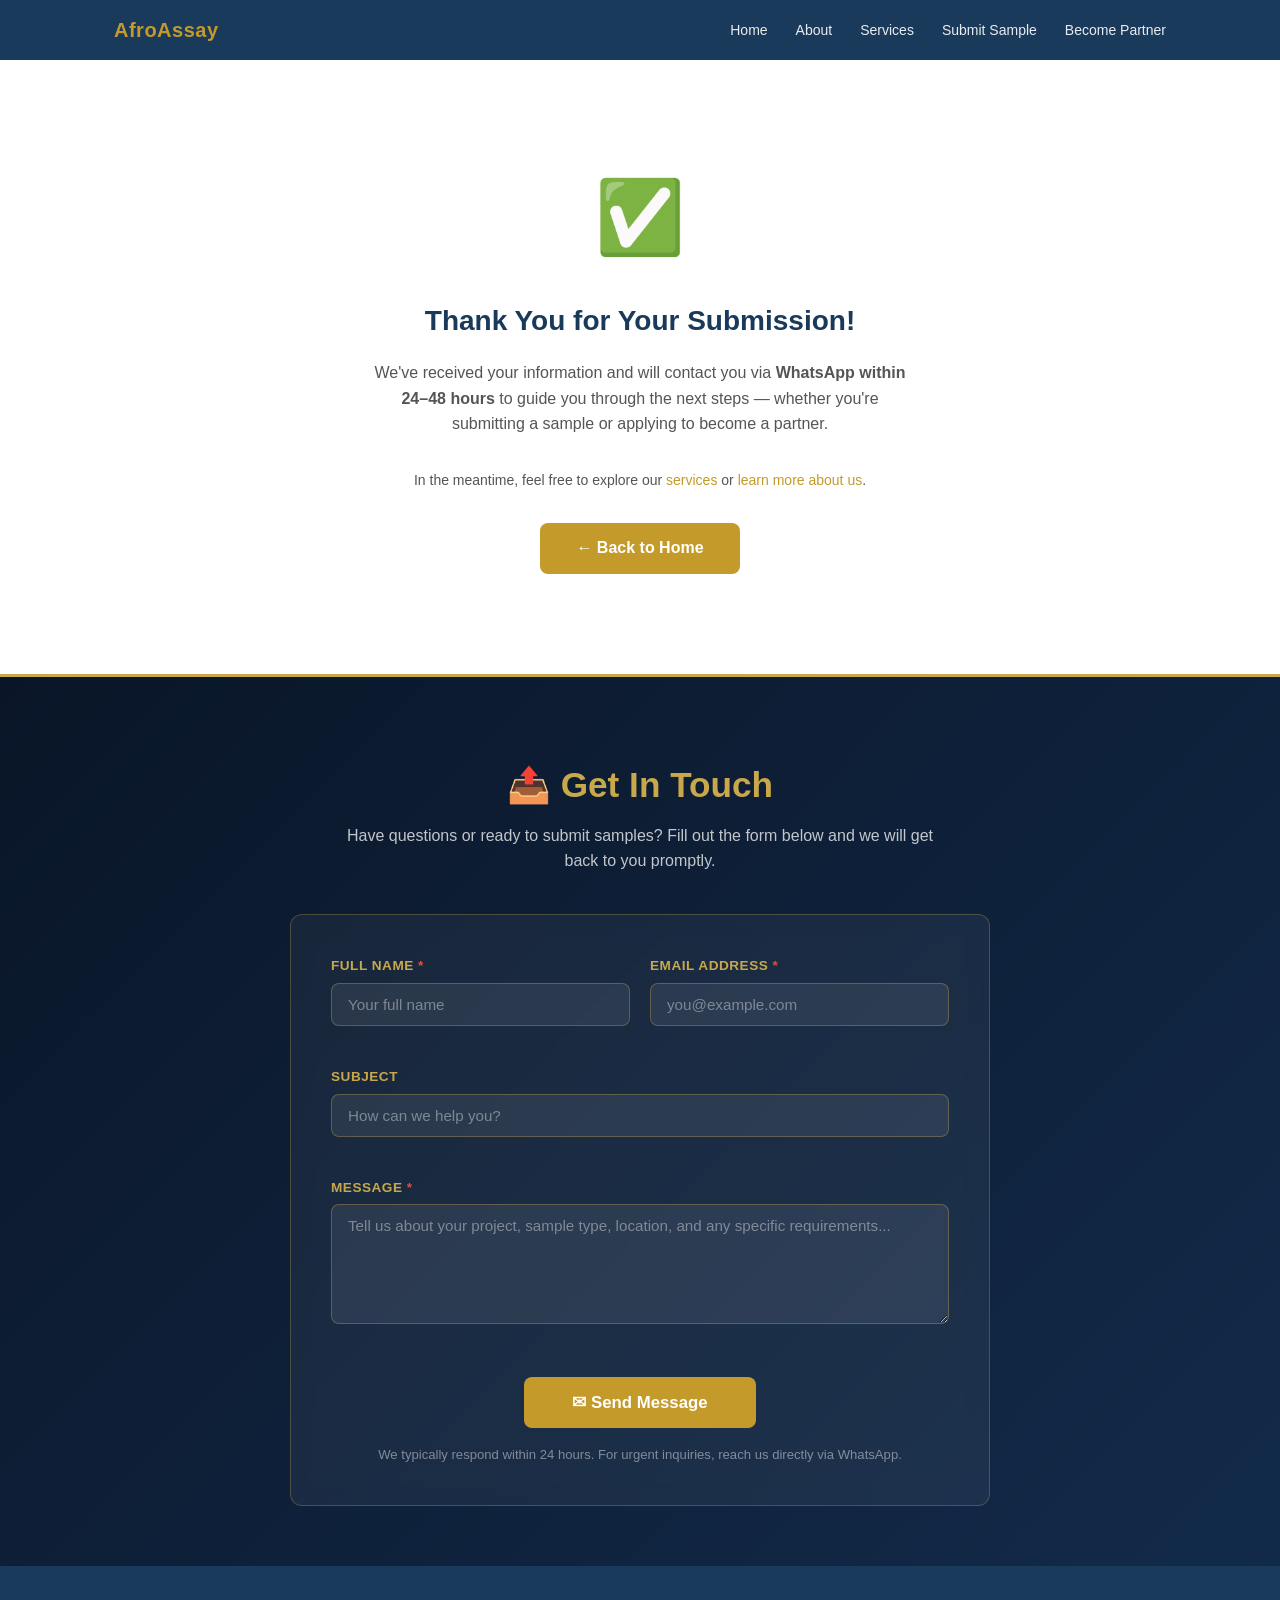
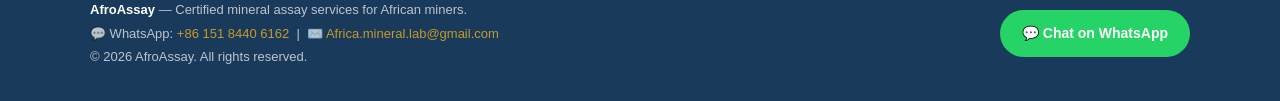
<file: thank-you.html>
<!DOCTYPE html>
<html lang="en">
<head>
  <meta charset="UTF-8">
  <meta name="viewport" content="width=device-width, initial-scale=1.0">
  <title>Thank You | AfroAssay</title>
  <meta name="description" content="Thank you for your submission to AfroAssay. We will contact you via WhatsApp within 24-48 hours.">
  <link rel="stylesheet" href="style.css">
</head>
<body>

<nav class="navbar">
  <div class="nav-inner">
    <a href="index.html" class="nav-brand">AfroAssay</a>
    <input type="checkbox" id="menu-toggle">
    <label class="hamburger" for="menu-toggle" aria-label="Menu">
      <span></span><span></span><span></span>
    </label>
    <ul class="nav-links">
      <li><a href="index.html">Home</a></li>
      <li><a href="about.html">About</a></li>
      <li><a href="services.html">Services</a></li>
      <li><a href="submit.html">Submit Sample</a></li>
      <li><a href="partner.html">Become Partner</a></li>
    </ul>
  </div>
</nav>

<div class="thankyou">
  <span class="big-icon">✅</span>
  <h1>Thank You for Your Submission!</h1>
  <p>
    We've received your information and will contact you via <strong>WhatsApp within 24–48 hours</strong>
    to guide you through the next steps — whether you're submitting a sample or applying to become a partner.
  </p>
  <p style="font-size:14px; color:var(--gray-text);">
    In the meantime, feel free to explore our
    <a href="services.html">services</a> or
    <a href="about.html">learn more about us</a>.
  </p>
  <a href="index.html" class="btn btn-primary" style="padding:14px 36px; font-size:16px;">← Back to Home</a>
</div>

<!-- Contact Section -->
<section class="contact-section" id="contact">
  <div class="container">
    <h2 class="section-title">&#128228; Get In Touch</h2>
    <p class="section-subtitle">Have questions or ready to submit samples? Fill out the form below and we will get back to you promptly.</p>
    <form class="contact-form" action="https://api.web3forms.com/submit" method="POST">
      <input type="hidden" name="access_key" value="1c81a455-1aef-419f-8f8b-8a3730437741">
      <input type="hidden" name="from_name" value="AfroAssay Website">
      <input type="hidden" name="subject" value="New Inquiry from AfroAssay Website">
      <div class="form-grid">
        <div class="form-group">
          <label for="contact-name">Full Name <span class="required">*</span></label>
          <input type="text" id="contact-name" name="name" placeholder="Your full name" required>
        </div>
        <div class="form-group">
          <label for="contact-email">Email Address <span class="required">*</span></label>
          <input type="email" id="contact-email" name="email" placeholder="you@example.com" required>
        </div>
        <div class="form-group form-group-full">
          <label for="contact-subject">Subject</label>
          <input type="text" id="contact-subject" name="subject" placeholder="How can we help you?">
        </div>
        <div class="form-group form-group-full">
          <label for="contact-message">Message <span class="required">*</span></label>
          <textarea id="contact-message" name="message" rows="5" placeholder="Tell us about your project, sample type, location, and any specific requirements..." required></textarea>
        </div>
      </div>
      <div class="form-actions">
        <button type="submit" class="btn btn-primary btn-large">
          <span>&#9993;</span> Send Message
        </button>
        <p class="form-note">We typically respond within 24 hours. For urgent inquiries, reach us directly via WhatsApp.</p>
      </div>
    </form>
  </div>
</section>

  <footer>
  <div class="footer-inner">
    <div class="footer-info">
      <p><strong style="color:#fff;">AfroAssay</strong> — Certified mineral assay services for African miners.</p>
      <p>💬 WhatsApp: <a href="https://wa.me/8615184406162" target="_blank" rel="noopener">+86 151 8440 6162</a> &nbsp;|&nbsp; ✉️ <a href="mailto:Africa.mineral.lab@gmail.com">Africa.mineral.lab@gmail.com</a></p>
      <p>© 2026 AfroAssay. All rights reserved.</p>
    </div>
    <div class="footer-cta">
      <a href="https://wa.me/8615184406162" target="_blank" rel="noopener" class="wa-btn">💬 Chat on WhatsApp</a>
    </div>
  </div>
</footer>

<script src="main.js"></script>
</body>
</html>
</file>
<file: style.css>
/* AfroAssay — Global Styles */
*, *::before, *::after { box-sizing: border-box; margin: 0; padding: 0; }

:root {
  --blue:   #1a3a5c;
  --gold:   #c49a2b;
  --gold-dark: #a07d1f;
  --white:  #ffffff;
  --gray-bg: #f5f5f5;
  --gray-mid: #e0e0e0;
  --gray-text: #555;
  --shadow: 0 2px 10px rgba(0,0,0,.1);
  --radius: 8px;
}

body {
  font-family: -apple-system, BlinkMacSystemFont, "Segoe UI", Roboto, sans-serif;
  color: #222;
  line-height: 1.6;
  background: var(--white);
}

a { color: var(--gold); text-decoration: none; }
a:hover { text-decoration: underline; }

/* ── Navigation ── */
.navbar {
  background: var(--blue);
  color: var(--white);
  position: sticky;
  top: 0;
  z-index: 100;
}
.nav-inner {
  max-width: 1100px;
  margin: 0 auto;
  padding: 0 24px;
  display: flex;
  align-items: center;
  justify-content: space-between;
  height: 60px;
}
.nav-brand {
  font-size: 20px;
  font-weight: 700;
  color: var(--gold);
  text-decoration: none;
  letter-spacing: .5px;
}
.nav-links { display: flex; gap: 28px; list-style: none; }
.nav-links a {
  color: var(--white);
  font-size: 14px;
  text-decoration: none;
  opacity: .9;
  transition: opacity .2s;
}
.nav-links a:hover { opacity: 1; text-decoration: none; }

/* Hamburger */
.hamburger {
  display: none;
  flex-direction: column;
  gap: 5px;
  cursor: pointer;
  padding: 4px;
  background: none;
  border: none;
}
.hamburger span {
  display: block;
  width: 24px;
  height: 2px;
  background: var(--white);
  border-radius: 2px;
  transition: .3s;
}
#menu-toggle { display: none; }

/* ── Hero (index) ── */
.hero {
  background: var(--blue);
  color: var(--white);
  text-align: center;
  padding: 80px 24px 70px;
}
.hero h1 {
  font-size: clamp(22px, 4.5vw, 40px);
  font-weight: 800;
  line-height: 1.2;
  margin-bottom: 20px;
}
.hero h1 em { color: var(--gold); font-style: normal; }
.hero .sub {
  font-size: clamp(14px, 2vw, 18px);
  opacity: .85;
  max-width: 680px;
  margin: 0 auto 36px;
}

/* ── Buttons ── */
.btn {
  display: inline-block;
  padding: 12px 28px;
  border-radius: var(--radius);
  font-size: 15px;
  font-weight: 700;
  cursor: pointer;
  border: none;
  text-decoration: none;
  transition: background .2s, transform .15s;
  line-height: 1.4;
}
.btn-primary {
  background: var(--gold);
  color: var(--white);
}
.btn-primary:hover { background: var(--gold-dark); text-decoration: none; transform: translateY(-1px); }
.btn-outline {
  background: transparent;
  color: var(--white);
  border: 2px solid rgba(255,255,255,.6);
}
.btn-outline:hover { background: rgba(255,255,255,.1); text-decoration: none; }

/* ── Sections ── */
.section {
  max-width: 1100px;
  margin: 0 auto;
  padding: 72px 24px;
}
.section-title {
  font-size: 28px;
  font-weight: 800;
  color: var(--blue);
  text-align: center;
  margin-bottom: 8px;
}
.section-sub {
  text-align: center;
  color: var(--gray-text);
  margin-bottom: 48px;
}

/* ── Value Cards ── */
.values-grid {
  display: grid;
  grid-template-columns: repeat(auto-fit, minmax(260px, 1fr));
  gap: 24px;
  margin-bottom: 60px;
}
.value-card {
  background: var(--gray-bg);
  border-radius: var(--radius);
  padding: 28px 24px;
  text-align: center;
  border: 1px solid var(--gray-mid);
}
.value-icon {
  font-size: 40px;
  display: block;
  margin-bottom: 14px;
}
.value-card h3 { font-size: 17px; font-weight: 700; color: var(--blue); margin-bottom: 8px; }
.value-card p { font-size: 14px; color: var(--gray-text); }

/* ── Steps ── */
.steps-row {
  display: flex;
  gap: 0;
  justify-content: center;
  flex-wrap: wrap;
  margin-bottom: 60px;
}
.step {
  display: flex;
  flex-direction: column;
  align-items: center;
  text-align: center;
  flex: 1;
  min-width: 180px;
  max-width: 280px;
  padding: 0 16px;
  position: relative;
}
.step::after {
  content: "→";
  position: absolute;
  right: -10px;
  top: 28px;
  font-size: 28px;
  color: var(--gold);
  font-weight: 700;
}
.step:last-child::after { display: none; }
.step-num {
  width: 56px;
  height: 56px;
  border-radius: 50%;
  background: var(--blue);
  color: var(--gold);
  font-size: 22px;
  font-weight: 800;
  display: flex;
  align-items: center;
  justify-content: center;
  margin-bottom: 12px;
}
.step h4 { font-size: 15px; font-weight: 700; color: var(--blue); margin-bottom: 6px; }
.step p { font-size: 13px; color: var(--gray-text); }

/* ── Trust Grid ── */
.trust-grid {
  display: grid;
  grid-template-columns: repeat(auto-fit, minmax(160px, 1fr));
  gap: 16px;
  margin: 48px 0;
}
.trust-box {
  background: var(--gray-bg);
  border: 1px dashed var(--gray-mid);
  border-radius: var(--radius);
  aspect-ratio: 4/3;
  display: flex;
  flex-direction: column;
  align-items: center;
  justify-content: center;
  gap: 8px;
}
.trust-box .placeholder-icon { font-size: 36px; }
.trust-box .placeholder-label { font-size: 12px; color: var(--gray-text); text-align: center; font-weight: 600; }

/* ── CTA Band ── */
.cta-band {
  background: var(--blue);
  text-align: center;
  padding: 60px 24px;
}
.cta-band h2 { color: var(--white); font-size: 26px; margin-bottom: 12px; }
.cta-band p { color: rgba(255,255,255,.8); margin-bottom: 32px; }
.cta-buttons { display: flex; gap: 16px; justify-content: center; flex-wrap: wrap; }

/* ── About page ── */
.about-profile {
  display: flex;
  gap: 40px;
  align-items: flex-start;
  flex-wrap: wrap;
  margin-bottom: 60px;
}
.avatar-placeholder {
  width: 180px;
  height: 180px;
  border-radius: 50%;
  background: var(--gray-mid);
  display: flex;
  align-items: center;
  justify-content: center;
  font-size: 72px;
  flex-shrink: 0;
}
.about-text { flex: 1; min-width: 260px; }
.about-text h2 { font-size: 26px; font-weight: 800; color: var(--blue); margin-bottom: 16px; }
.about-text p { color: var(--gray-text); font-size: 15px; margin-bottom: 12px; }

/* ── Service cards ── */
.svc-card {
  background: var(--gray-bg);
  border: 1px solid var(--gray-mid);
  border-radius: var(--radius);
  padding: 28px;
  margin-bottom: 20px;
  border-left: 4px solid var(--gold);
}
.svc-card h3 { font-size: 18px; font-weight: 700; color: var(--blue); margin-bottom: 8px; }
.svc-card .price { color: var(--gold); font-weight: 700; font-size: 16px; margin-bottom: 8px; }
.svc-card p { color: var(--gray-text); font-size: 14px; }

/* ── Comparison table ── */
.compare-table {
  width: 100%;
  border-collapse: collapse;
  margin: 32px 0 48px;
  max-width: 700px;
  margin-left: auto;
  margin-right: auto;
}
.compare-table th {
  background: var(--blue);
  color: var(--white);
  padding: 12px 16px;
  text-align: left;
  font-size: 14px;
}
.compare-table td {
  padding: 10px 16px;
  border-bottom: 1px solid var(--gray-mid);
  font-size: 14px;
}
.compare-table tr:nth-child(even) td { background: var(--gray-bg); }
.compare-table .highlight { color: var(--gold); font-weight: 700; }

/* ── Forms ── */
.form-wrap {
  max-width: 700px;
  margin: 0 auto;
  background: var(--gray-bg);
  border-radius: var(--radius);
  padding: 40px 32px;
  border: 1px solid var(--gray-mid);
}
.form-group { margin-bottom: 20px; }
.form-group label {
  display: block;
  font-size: 14px;
  font-weight: 700;
  color: var(--blue);
  margin-bottom: 6px;
}
.form-group label .req { color: #c0392b; }
.form-group input,
.form-group select,
.form-group textarea {
  width: 100%;
  padding: 10px 14px;
  border: 1px solid var(--gray-mid);
  border-radius: var(--radius);
  font-size: 14px;
  font-family: inherit;
  background: var(--white);
  color: #222;
}
.form-group input:focus,
.form-group select:focus,
.form-group textarea:focus {
  outline: none;
  border-color: var(--gold);
  box-shadow: 0 0 0 3px rgba(196,154,43,.15);
}
.form-group textarea { resize: vertical; min-height: 100px; }
.form-group.radio-group label.radio-label {
  font-weight: 400;
  display: inline;
  margin-right: 16px;
}
.form-group.radio-group input[type="radio"] { width: auto; margin-right: 6px; }

.btn-submit {
  background: var(--gold);
  color: var(--white);
  border: none;
  padding: 14px 36px;
  border-radius: var(--radius);
  font-size: 16px;
  font-weight: 700;
  cursor: pointer;
  width: 100%;
  margin-top: 8px;
  transition: background .2s, transform .15s;
}
.btn-submit:hover { background: var(--gold-dark); transform: translateY(-1px); }

/* ── Thank you ── */
.thankyou {
  text-align: center;
  padding: 100px 24px;
  max-width: 600px;
  margin: 0 auto;
}
.thankyou .big-icon { font-size: 72px; display: block; margin-bottom: 24px; }
.thankyou h1 { font-size: 28px; font-weight: 800; color: var(--blue); margin-bottom: 16px; }
.thankyou p { color: var(--gray-text); font-size: 16px; margin-bottom: 32px; }

/* ── Benefits grid (partner) ── */
.benefit-card {
  background: var(--gray-bg);
  border-radius: var(--radius);
  padding: 24px;
  text-align: center;
  border: 1px solid var(--gray-mid);
}
.benefit-card .b-icon { font-size: 40px; display: block; margin-bottom: 12px; }
.benefit-card h3 { font-size: 16px; font-weight: 700; color: var(--blue); margin-bottom: 8px; }
.benefit-card p { font-size: 13px; color: var(--gray-text); }

/* ── Footer ── */
footer {
  background: var(--blue);
  color: rgba(255,255,255,.7);
  padding: 32px 24px;
  font-size: 13px;
}
.footer-inner {
  max-width: 1100px;
  margin: 0 auto;
  display: flex;
  align-items: center;
  justify-content: space-between;
  gap: 24px;
  flex-wrap: wrap;
}
.footer-info { text-align: left; line-height: 1.8; }
.footer-info a { color: var(--gold); text-decoration: none; }
.footer-info a:hover { text-decoration: underline; }
.footer-qr {
  display: flex;
  align-items: center;
}
.footer-cta { display: flex; align-items: center; }
.wa-btn {
  display: inline-flex;
  align-items: center;
  gap: 8px;
  background: #25D366;
  color: #fff !important;
  padding: 12px 22px;
  border-radius: 30px;
  font-size: 14px;
  font-weight: 600;
  text-decoration: none !important;
  transition: background .2s;
}
.wa-btn:hover { background: #1ebe5a; }
@media (max-width: 768px) {
  .footer-inner { flex-direction: column; text-align: center; }
  .footer-info { text-align: center; }
}

/* ── Mobile ── */
@media (max-width: 768px) {
  .hamburger { display: flex; }
  .nav-links {
    display: none;
    position: absolute;
    top: 60px;
    left: 0;
    right: 0;
    background: var(--blue);
    flex-direction: column;
    gap: 0;
    padding: 0;
  }
  .nav-links li { border-top: 1px solid rgba(255,255,255,.1); }
  .nav-links a { display: block; padding: 14px 24px; }
  #menu-toggle:checked ~ .nav-links { display: flex; }
  .steps-row { flex-direction: column; align-items: center; }
  .step::after { display: none; }
  .about-profile { flex-direction: column; align-items: center; }
  .form-wrap { padding: 24px 16px; }
}


/* =============================================
   CONTACT SECTION STYLES
   ============================================= */
.contact-section {
  background: linear-gradient(135deg, #0a1628 0%, #122a4a 100%);
  padding: 80px 0 60px;
  border-top: 3px solid #c8a84b;
}

.contact-section .section-title {
  color: #c8a84b;
  text-align: center;
  font-size: 2.2rem;
  margin-bottom: 10px;
}

.contact-section .section-subtitle {
  text-align: center;
  color: rgba(255,255,255,0.75);
  font-size: 1rem;
  max-width: 600px;
  margin: 0 auto 40px;
  line-height: 1.6;
}

.contact-form {
  max-width: 700px;
  margin: 0 auto;
  background: rgba(255,255,255,0.05);
  border: 1px solid rgba(200,168,75,0.3);
  border-radius: 12px;
  padding: 40px;
  backdrop-filter: blur(10px);
}

.form-grid {
  display: grid;
  grid-template-columns: 1fr 1fr;
  gap: 20px;
  margin-bottom: 25px;
}

.form-group-full {
  grid-column: 1 / -1;
}

.form-group label {
  display: block;
  color: #c8a84b;
  font-weight: 600;
  font-size: 0.85rem;
  margin-bottom: 6px;
  text-transform: uppercase;
  letter-spacing: 0.5px;
}

.form-group .required {
  color: #e74c3c;
}

.form-group input,
.form-group textarea {
  width: 100%;
  padding: 12px 16px;
  background: rgba(255,255,255,0.08);
  border: 1px solid rgba(200,168,75,0.35);
  border-radius: 8px;
  color: #fff;
  font-size: 0.95rem;
  font-family: inherit;
  transition: all 0.3s ease;
  box-sizing: border-box;
}

.form-group input::placeholder,
.form-group textarea::placeholder {
  color: rgba(255,255,255,0.4);
}

.form-group input:focus,
.form-group textarea:focus {
  outline: none;
  border-color: #c8a84b;
  background: rgba(200,168,75,0.08);
  box-shadow: 0 0 0 3px rgba(200,168,75,0.15);
}

.form-group textarea {
  resize: vertical;
  min-height: 120px;
}

.form-actions {
  text-align: center;
}

.btn-large {
  padding: 14px 48px;
  font-size: 1.05rem;
}

.form-note {
  margin-top: 16px;
  font-size: 0.82rem;
  color: rgba(255,255,255,0.45);
  text-align: center;
}

@media (max-width: 600px) {
  .form-grid {
    grid-template-columns: 1fr;
  }
  .contact-form {
    padding: 25px 20px;
  }
}
</file>
